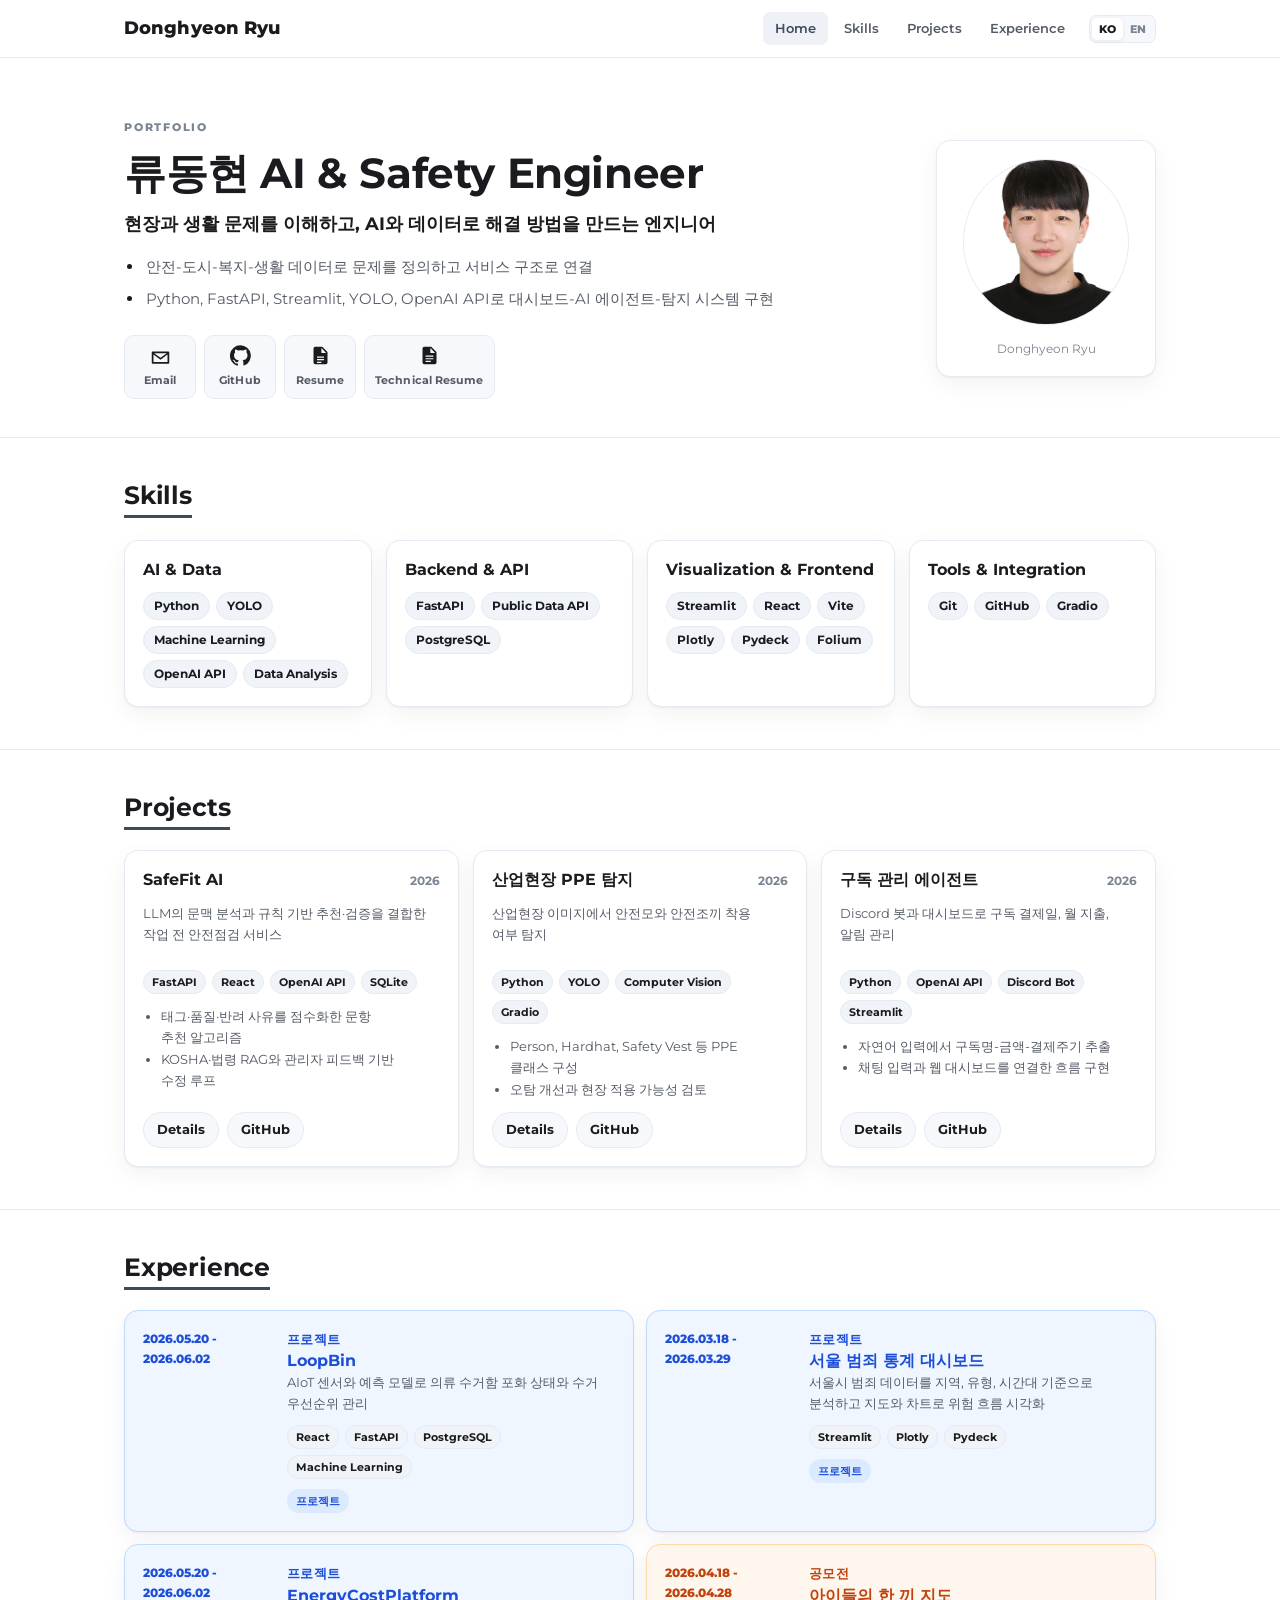
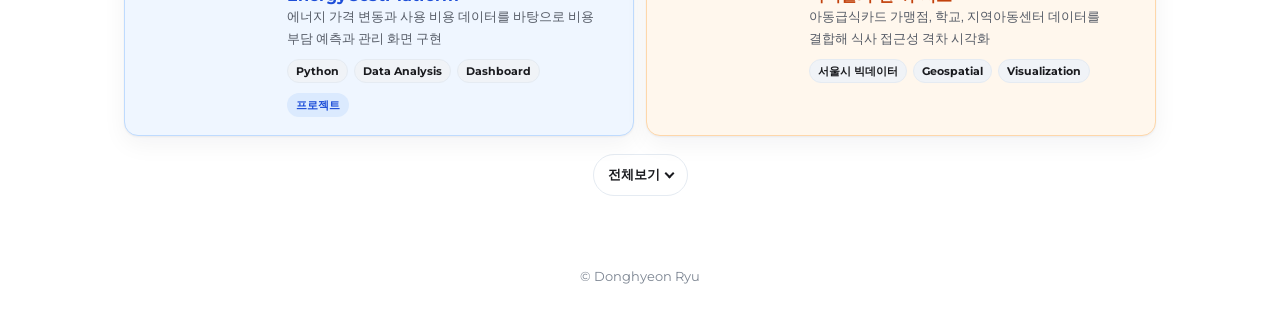
<file: index.html>
<!DOCTYPE html>
<html lang="ko">
<head>
  <meta charset="utf-8">
  <meta name="viewport" content="width=device-width, initial-scale=1">
  <title>Donghyeon Ryu — AI & Safety Engineer</title>
  <meta name="description" content="Personal portfolio.">
  <meta property="og:type" content="website">
  <meta property="og:title" content="Your Name — Portfolio">
  <meta property="og:description" content="Personal portfolio.">
  <link rel="preconnect" href="https://fonts.googleapis.com">
  <link rel="preconnect" href="https://fonts.gstatic.com" crossorigin>
  <link rel="stylesheet" href="https://fonts.googleapis.com/css2?family=Montserrat:wght@400;500;600;700;800&display=swap">
  <link rel="stylesheet" href="./assets/css/style.css?v=20260717b">
</head>
<body>
  <header class="site-header">
    <div class="header-inner">
      <a class="brand" href="#home">Donghyeon Ryu</a>
      <div class="header-controls">
        <nav class="primary-nav" aria-label="Primary navigation">
          <a href="#home">Home</a>
          <a href="#skills">Skills</a>
          <a href="#projects">Projects</a>
          <a href="#experience">Experience</a>
        </nav>
        <div class="language-switch" aria-label="언어 선택">
          <a class="active" href="./index.html" lang="ko" aria-current="page">KO</a>
          <a href="./en/index.html" lang="en">EN</a>
        </div>
      </div>
    </div>
  </header>

  <main id="home">
    <section class="hero">
      <div class="container hero-grid">
        <div class="hero-copy">
          <p class="eyebrow">PORTFOLIO</p>
          <h1>류동현    AI & Safety Engineer</h1>
          <p class="lead">현장과 생활 문제를 이해하고, AI와 데이터로 해결 방법을 만드는 엔지니어</p>
          <ul class="summary-list">
            <li>안전-도시-복지-생활 데이터로 문제를 정의하고 서비스 구조로 연결</li>
            <li>Python, FastAPI, Streamlit, YOLO, OpenAI API로 대시보드-AI 에이전트-탐지 시스템 구현</li>
          </ul>
          <div class="hero-actions" aria-label="Profile links">
            <button class="email-trigger" type="button" aria-label="Email" data-email-open>
              <svg viewBox="0 0 24 24" fill="currentColor" aria-hidden="true">
                <path d="M3 5h18a1 1 0 0 1 1 1v12a1 1 0 0 1-1 1H3a1 1 0 0 1-1-1V6a1 1 0 0 1 1-1zm1.8 2 7.2 5.2L19.2 7H4.8zM4 8.7V17h16V8.7l-8 5.8-8-5.8z"/>
              </svg>
              <span>Email</span>
            </button>
            <a href="https://github.com/RyuGPT1" target="_blank" rel="noopener" aria-label="GitHub">
              <svg viewBox="0 0 24 24" fill="currentColor" aria-hidden="true">
                <path d="M12 .3a12 12 0 0 0-3.8 23.4c.6.1.8-.3.8-.6v-2c-3.3.7-4-1.6-4-1.6-.6-1.4-1.4-1.8-1.4-1.8-1.1-.8.1-.8.1-.8 1.3.1 1.9 1.3 1.9 1.3 1.1 1.9 3 1.4 3.7 1 .1-.8.4-1.4.8-1.7-2.7-.3-5.5-1.4-5.5-6 0-1.3.5-2.4 1.3-3.2-.1-.3-.6-1.5.1-3.2 0 0 1-.3 3.3 1.2a11.5 11.5 0 0 1 6 0c2.3-1.5 3.3-1.2 3.3-1.2.7 1.7.2 2.9.1 3.2.8.8 1.3 1.9 1.3 3.2 0 4.6-2.8 5.6-5.5 5.9.4.4.8 1.1.8 2.2v3.3c0 .3.2.7.8.6A12 12 0 0 0 12 .3"/>
              </svg>
              <span>GitHub</span>
            </a>
            <a href="./resume/index.html" aria-label="Resume">
              <svg viewBox="0 0 24 24" fill="currentColor" aria-hidden="true">
                <path d="M14 2H6a2 2 0 0 0-2 2v16a2 2 0 0 0 2 2h12a2 2 0 0 0 2-2V8l-6-6zm-1 7V3.5L18.5 9H13zM8 13h8v1.5H8zm0 3h8v1.5H8zm0 3h5v1.5H8z"/>
              </svg>
              <span>Resume</span>
            </a>
            <a href="./resume/en/index.html" aria-label="Technical Resume">
              <svg viewBox="0 0 24 24" fill="currentColor" aria-hidden="true">
                <path d="M14 2H6a2 2 0 0 0-2 2v16a2 2 0 0 0 2 2h12a2 2 0 0 0 2-2V8l-6-6zm-1 7V3.5L18.5 9H13zM7.5 12h9v1.4h-9zm0 3h9v1.4h-9zm0 3h6v1.4h-6z"/>
              </svg>
              <span>Technical Resume</span>
            </a>
          </div>
        </div>
        <div class="profile-card" aria-label="Profile image">
          <img class="profile-avatar" src="./assets/img/profile.jpg" alt="Donghyeon Ryu profile photo">
          <p>Donghyeon Ryu</p>
        </div>
      </div>
    </section>

    <section class="block" id="skills">
      <div class="container">
        <h2>Skills</h2>
        <div class="skill-grid">
          <div class="skill-group">
            <h3>AI & Data</h3>
            <div class="chip-row">
              <span>Python</span>
              <span>YOLO</span>
              <span>Machine Learning</span>
              <span>OpenAI API</span>
              <span>Data Analysis</span>
            </div>
          </div>
          <div class="skill-group">
            <h3>Backend & API</h3>
            <div class="chip-row">
              <span>FastAPI</span>
              <span>Public Data API</span>
              <span>PostgreSQL</span>
            </div>
          </div>
          <div class="skill-group">
            <h3>Visualization & Frontend</h3>
            <div class="chip-row">
              <span>Streamlit</span>
              <span>React</span>
              <span>Vite</span>
              <span>Plotly</span>
              <span>Pydeck</span>
              <span>Folium</span>
            </div>
          </div>
          <div class="skill-group">
            <h3>Tools & Integration</h3>
            <div class="chip-row">
              <span>Git</span>
              <span>GitHub</span>
              <span>Gradio</span>
            </div>
          </div>
        </div>
      </div>
    </section>

    <section class="block" id="projects">
      <div class="container">
        <div class="section-head">
          <h2>Projects</h2>
        </div>
        <div class="project-grid">
          <article class="project-card">
            <div class="project-top">
              <h3>SafeFit AI</h3>
              <span class="period">2026</span>
            </div>
            <p>LLM의 문맥 분석과 규칙 기반 추천·검증을 결합한 작업 전 안전점검 서비스</p>
            <div class="chip-row small">
              <span>FastAPI</span>
              <span>React</span>
              <span>OpenAI API</span>
              <span>SQLite</span>
            </div>
            <ul>
              <li>태그·품질·반려 사유를 점수화한 문항 추천 알고리즘</li>
              <li>KOSHA·법령 RAG와 관리자 피드백 기반 수정 루프</li>
            </ul>
            <div class="card-links">
              <a href="./projects/index.html#safefit">Details</a>
              <a href="https://github.com/RyuGPT1/SafeFit_AI" target="_blank" rel="noopener">GitHub</a>
            </div>
          </article>

          <article class="project-card">
            <div class="project-top">
              <h3>산업현장 PPE 탐지</h3>
              <span class="period">2026</span>
            </div>
            <p>산업현장 이미지에서 안전모와 안전조끼 착용 여부 탐지</p>
            <div class="chip-row small">
              <span>Python</span>
              <span>YOLO</span>
              <span>Computer Vision</span>
              <span>Gradio</span>
            </div>
            <ul>
              <li>Person, Hardhat, Safety Vest 등 PPE 클래스 구성</li>
              <li>오탐 개선과 현장 적용 가능성 검토</li>
            </ul>
            <div class="card-links">
              <a href="./projects/index.html#ppe">Details</a>
              <a href="https://github.com/RyuGPT1/minipr1_7" target="_blank" rel="noopener">GitHub</a>
            </div>
          </article>

          <article class="project-card">
            <div class="project-top">
              <h3>구독 관리 에이전트</h3>
              <span class="period">2026</span>
            </div>
            <p>Discord 봇과 대시보드로 구독 결제일, 월 지출, 알림 관리</p>
            <div class="chip-row small">
              <span>Python</span>
              <span>OpenAI API</span>
              <span>Discord Bot</span>
              <span>Streamlit</span>
            </div>
            <ul>
              <li>자연어 입력에서 구독명-금액-결제주기 추출</li>
              <li>채팅 입력과 웹 대시보드를 연결한 흐름 구현</li>
            </ul>
            <div class="card-links">
              <a href="./projects/index.html#subscribe">Details</a>
              <a href="https://github.com/RyuGPT1/subscribe_service_agent" target="_blank" rel="noopener">GitHub</a>
            </div>
          </article>
        </div>
      </div>
    </section>

    <section class="block" id="experience">
      <div class="container">
        <div class="section-head">
          <h2>Experience</h2>
        </div>
        <div class="timeline is-collapsed" data-experience-list>
          <article class="timeline-item project-item">
            <div class="timeline-date">2026.05.20 - 2026.06.02</div>
            <div>
              <p class="timeline-type">프로젝트</p>
              <h3>LoopBin</h3>
              <p>AIoT 센서와 예측 모델로 의류 수거함 포화 상태와 수거 우선순위 관리</p>
              <div class="chip-row small">
                <span>React</span>
                <span>FastAPI</span>
                <span>PostgreSQL</span>
                <span>Machine Learning</span>
              </div>
              <span class="status-pill">프로젝트</span>
            </div>
          </article>
          <article class="timeline-item project-item">
            <div class="timeline-date">2026.03.18 - 2026.03.29</div>
            <div>
              <p class="timeline-type">프로젝트</p>
              <h3>서울 범죄 통계 대시보드</h3>
              <p>서울시 범죄 데이터를 지역, 유형, 시간대 기준으로 분석하고 지도와 차트로 위험 흐름 시각화</p>
              <div class="chip-row small">
                <span>Streamlit</span>
                <span>Plotly</span>
                <span>Pydeck</span>
              </div>
              <span class="status-pill">프로젝트</span>
            </div>
          </article>
          <article class="timeline-item project-item">
            <div class="timeline-date">2026.05.20 - 2026.06.02</div>
            <div>
              <p class="timeline-type">프로젝트</p>
              <h3>EnergyCostPlatform</h3>
              <p>에너지 가격 변동과 사용 비용 데이터를 바탕으로 비용 부담 예측과 관리 화면 구현</p>
              <div class="chip-row small">
                <span>Python</span>
                <span>Data Analysis</span>
                <span>Dashboard</span>
              </div>
              <span class="status-pill">프로젝트</span>
            </div>
          </article>
          <article class="timeline-item contest-item">
            <div class="timeline-date">2026.04.18 - 2026.04.28</div>
            <div>
              <p class="timeline-type">공모전</p>
              <h3>아이들의 한 끼 지도</h3>
              <p>아동급식카드 가맹점, 학교, 지역아동센터 데이터를 결합해 식사 접근성 격차 시각화</p>
              <div class="chip-row small">
                <span>서울시 빅데이터</span>
                <span>Geospatial</span>
                <span>Visualization</span>
              </div>
              <span class="status-pill">Submitted</span>
            </div>
          </article>
          <article class="timeline-item contest-item">
            <div class="timeline-date">2026.04.21 - 2026.05.03</div>
            <div>
              <p class="timeline-type">공모전</p>
              <h3>숨은 청소년 찾기, 레이더+</h3>
              <p>청소년 고립 위험 신호를 공공 AI 데이터로 포착하고 선제 발굴과 지원 연결 흐름 설계</p>
              <div class="chip-row small">
                <span>Youth Welfare</span>
                <span>Risk Signal</span>
                <span>AI Matching</span>
              </div>
              <span class="status-pill">Submitted</span>
            </div>
          </article>
          <article class="timeline-item contest-item">
            <div class="timeline-date">2026.04.21 - 2026.05.03</div>
            <div>
              <p class="timeline-type">공모전</p>
              <h3>SafeRoad</h3>
              <p>범죄, 불안, 보행 환경 데이터를 활용해 최단거리보다 안심할 수 있는 이동 경로 추천</p>
              <div class="chip-row small">
                <span>Safety</span>
                <span>Route</span>
                <span>Public Data</span>
              </div>
              <span class="status-pill">Submitted</span>
            </div>
          </article>
          <article class="timeline-item contest-item">
            <div class="timeline-date">2026.04.28 - 2026.05.10</div>
            <div>
              <p class="timeline-type">공모전</p>
              <h3>퇴사 전 생존지수</h3>
              <p>고용과 지역 데이터를 기반으로 이직 위험 신호 분석, 지역별 노동 환경 리포트 구성</p>
              <div class="chip-row small">
                <span>Labor Data</span>
                <span>AI Report</span>
                <span>Risk Index</span>
              </div>
              <span class="status-pill">Submitted</span>
            </div>
          </article>
          <article class="timeline-item contest-item">
            <div class="timeline-date">2026.05.14 - 2026.05.27</div>
            <div>
              <p class="timeline-type">공모전</p>
              <h3>Reconnect</h3>
              <p>고립 청년의 상태를 점검하고 회복 단계에 맞는 공공 지원과 상담 자원 연결</p>
              <div class="chip-row small">
                <span>Welfare</span>
                <span>Recovery Route</span>
                <span>Service Flow</span>
              </div>
              <span class="status-pill">Submitted</span>
            </div>
          </article>
          <article class="timeline-item contest-item">
            <div class="timeline-date">2026.05.15 - 2026.05.27</div>
            <div>
              <p class="timeline-type">공모전</p>
              <h3>AI Hospital</h3>
              <p>야간 소아 진료 공백을 지역별로 탐지하고 대체 진료 가능 경로 안내</p>
              <div class="chip-row small">
                <span>Healthcare</span>
                <span>Gap Analysis</span>
                <span>Route Guide</span>
              </div>
              <span class="status-pill">Submitted</span>
            </div>
          </article>
          <article class="timeline-item contest-item">
            <div class="timeline-date">2026.05.16 - 2026.05.28</div>
            <div>
              <p class="timeline-type">공모전</p>
              <h3>새벽 응급 이동 가이드</h3>
              <p>국토교통 데이터를 활용해 심야와 새벽 시간대 응급 이동 수단과 경로 선택 지원</p>
              <div class="chip-row small">
                <span>Mobility</span>
                <span>Emergency</span>
                <span>Transport Data</span>
              </div>
              <span class="status-pill">Submitted</span>
            </div>
          </article>
          <article class="timeline-item contest-item">
            <div class="timeline-date">2026.05.17 - 2026.05.28</div>
            <div>
              <p class="timeline-type">공모전</p>
              <h3>안심 바우처+</h3>
              <p>식의약 공공데이터를 활용해 바우처 사용처의 식품 안전, 가격, 영양 정보 연결</p>
              <div class="chip-row small">
                <span>Food Safety</span>
                <span>Voucher</span>
                <span>Public Data</span>
              </div>
              <span class="status-pill">Submitted</span>
            </div>
          </article>
          <article class="timeline-item contest-item">
            <div class="timeline-date">2026.05.28 - 2026.06.07</div>
            <div>
              <p class="timeline-type">공모전</p>
              <h3>인천 공공데이터 AI 서비스</h3>
              <p>인천 지역 공공데이터를 활용해 생활 문제를 정의하고 AI 기반 조회, 추천 구조 정리</p>
              <div class="chip-row small">
                <span>Incheon Data</span>
                <span>AI Service</span>
                <span>Public Data</span>
              </div>
              <span class="status-pill">Submitted</span>
            </div>
          </article>
          <article class="timeline-item contest-item">
            <div class="timeline-date">2026.05.30 - 2026.06.08</div>
            <div>
              <p class="timeline-type">공모전</p>
              <h3>문득, 문화</h3>
              <p>문화 공공데이터를 활용해 사용자 상황과 취향에 맞는 문화 활동 추천 흐름 설계</p>
              <div class="chip-row small">
                <span>Culture Data</span>
                <span>Recommendation</span>
                <span>Mission Flow</span>
              </div>
              <span class="status-pill">Submitted</span>
            </div>
          </article>
        </div>
        <button class="experience-toggle" type="button" data-experience-toggle data-collapsed-label="전체보기" data-expanded-label="접기" aria-expanded="false">
          <span>전체보기</span>
          <span class="toggle-arrow" aria-hidden="true"></span>
        </button>
      </div>
    </section>

  </main>

  <div class="email-modal" data-email-modal aria-hidden="true">
    <div class="email-backdrop" data-email-close></div>
    <section class="email-dialog" role="dialog" aria-modal="true" aria-labelledby="email-title">
      <button class="email-close" type="button" aria-label="Close email popup" data-email-close>×</button>
      <p class="eyebrow">CONTACT</p>
      <h2 id="email-title">Email</h2>
      <div class="email-options">
        <div class="email-option">
          <div>
            <span class="email-service">Naver</span>
            <strong>dongh305@naver.com</strong>
          </div>
          <button type="button" data-copy-email="dongh305@naver.com">Copy</button>
        </div>
        <div class="email-option">
          <div>
            <span class="email-service">Gmail</span>
            <strong>dongh305@gmail.com</strong>
          </div>
          <button type="button" data-copy-email="dongh305@gmail.com">Copy</button>
        </div>
      </div>
      <p class="copy-status" data-copy-status aria-live="polite"></p>
    </section>
  </div>

  <footer class="site-footer">
    <div class="container">© <span id=""></span> Donghyeon Ryu</div>
  </footer>

  <script src="./assets/js/main.js?v=20260717b"></script>
</body>
</html>
</file>
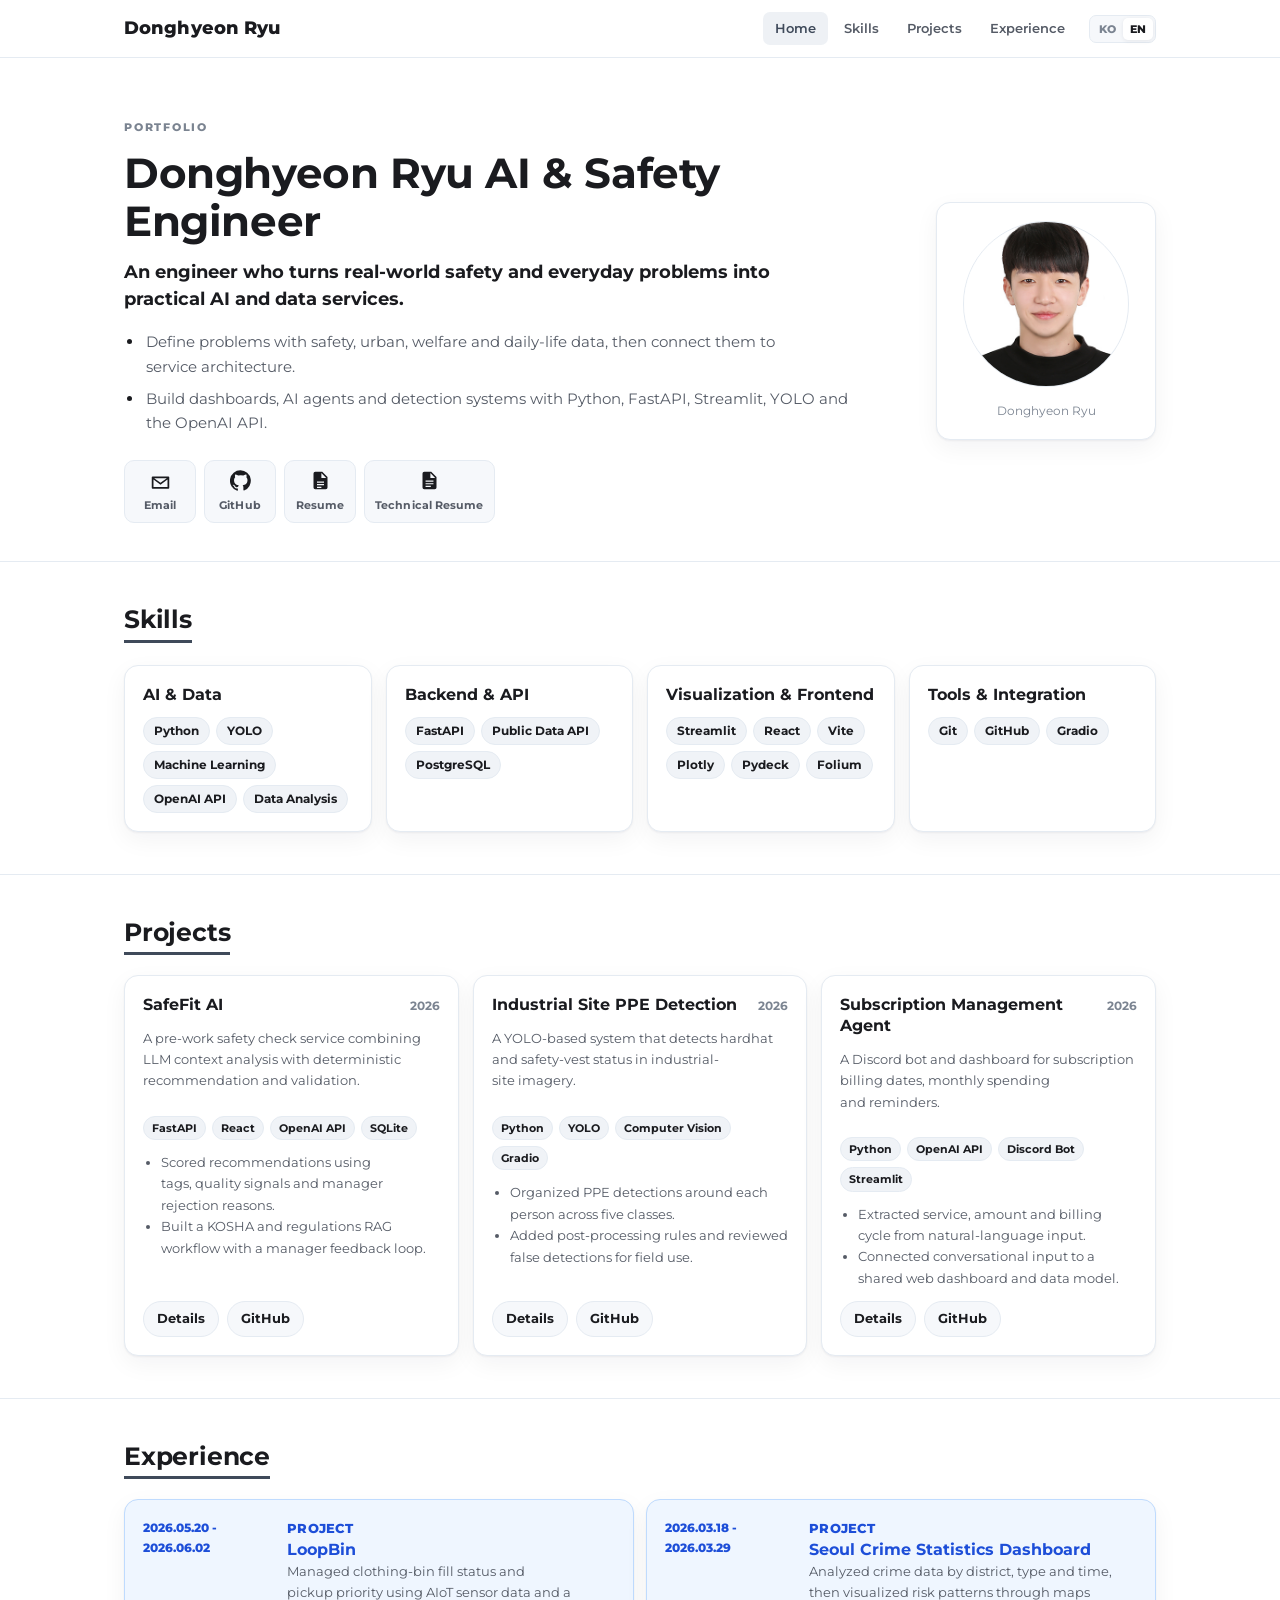
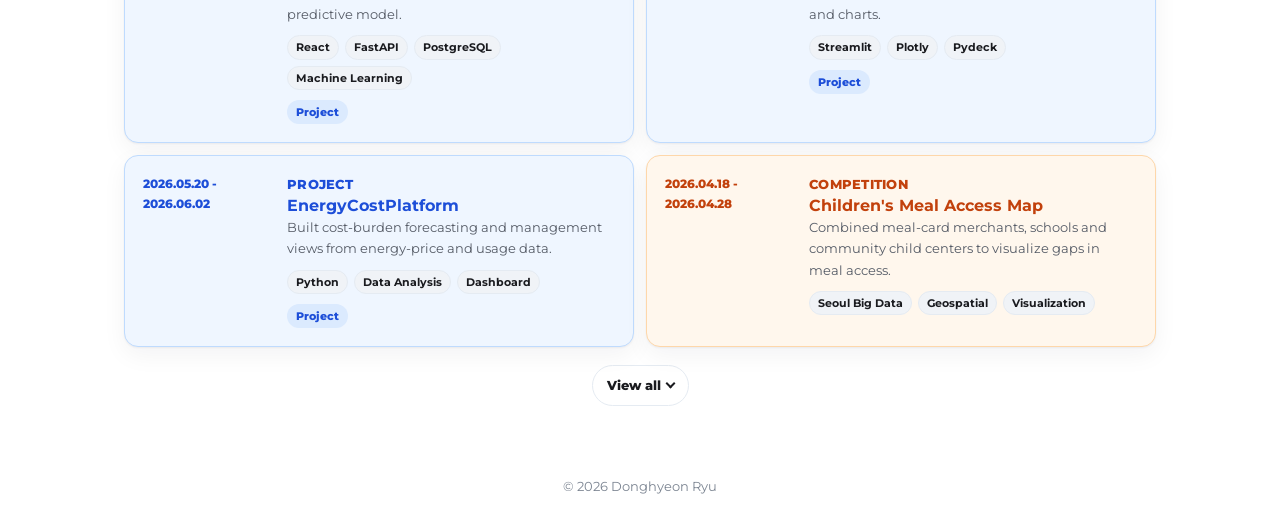
<file: en/index.html>
<!DOCTYPE html>
<html lang="en">
<head>
  <meta charset="utf-8">
  <meta name="viewport" content="width=device-width, initial-scale=1">
  <title>Donghyeon Ryu - AI &amp; Safety Engineer</title>
  <meta name="description" content="Donghyeon Ryu's portfolio in AI, data, safety and service development.">
  <meta property="og:type" content="website">
  <meta property="og:title" content="Donghyeon Ryu - Portfolio">
  <meta property="og:description" content="AI, data, safety and service development portfolio.">
  <link rel="preconnect" href="https://fonts.googleapis.com">
  <link rel="preconnect" href="https://fonts.gstatic.com" crossorigin>
  <link rel="stylesheet" href="https://fonts.googleapis.com/css2?family=Montserrat:wght@400;500;600;700;800&amp;display=swap">
  <link rel="stylesheet" href="../assets/css/style.css?v=20260717b">
</head>
<body>
  <header class="site-header">
    <div class="header-inner">
      <a class="brand" href="#home">Donghyeon Ryu</a>
      <div class="header-controls">
        <nav class="primary-nav" aria-label="Primary navigation">
          <a href="#home">Home</a>
          <a href="#skills">Skills</a>
          <a href="#projects">Projects</a>
          <a href="#experience">Experience</a>
        </nav>
        <div class="language-switch" aria-label="Language selection">
          <a href="../index.html" lang="ko">KO</a>
          <a class="active" href="./index.html" lang="en" aria-current="page">EN</a>
        </div>
      </div>
    </div>
  </header>

  <main id="home">
    <section class="hero">
      <div class="container hero-grid">
        <div class="hero-copy">
          <p class="eyebrow">PORTFOLIO</p>
          <h1>Donghyeon Ryu    AI &amp; Safety Engineer</h1>
          <p class="lead">An engineer who turns real-world safety and everyday problems into practical AI and data services.</p>
          <ul class="summary-list">
            <li>Define problems with safety, urban, welfare and daily-life data, then connect them to service architecture.</li>
            <li>Build dashboards, AI agents and detection systems with Python, FastAPI, Streamlit, YOLO and the OpenAI API.</li>
          </ul>
          <div class="hero-actions" aria-label="Profile links">
            <button class="email-trigger" type="button" aria-label="Email" data-email-open>
              <svg viewBox="0 0 24 24" fill="currentColor" aria-hidden="true"><path d="M3 5h18a1 1 0 0 1 1 1v12a1 1 0 0 1-1 1H3a1 1 0 0 1-1-1V6a1 1 0 0 1 1-1zm1.8 2 7.2 5.2L19.2 7H4.8zM4 8.7V17h16V8.7l-8 5.8-8-5.8z"/></svg>
              <span>Email</span>
            </button>
            <a href="https://github.com/RyuGPT1" target="_blank" rel="noopener" aria-label="GitHub">
              <svg viewBox="0 0 24 24" fill="currentColor" aria-hidden="true"><path d="M12 .3a12 12 0 0 0-3.8 23.4c.6.1.8-.3.8-.6v-2c-3.3.7-4-1.6-4-1.6-.6-1.4-1.4-1.8-1.4-1.8-1.1-.8.1-.8.1-.8 1.3.1 1.9 1.3 1.9 1.3 1.1 1.9 3 1.4 3.7 1 .1-.8.4-1.4.8-1.7-2.7-.3-5.5-1.4-5.5-6 0-1.3.5-2.4 1.3-3.2-.1-.3-.6-1.5.1-3.2 0 0 1-.3 3.3 1.2a11.5 11.5 0 0 1 6 0c2.3-1.5 3.3-1.2 3.3-1.2.7 1.7.2 2.9.1 3.2.8.8 1.3 1.9 1.3 3.2 0 4.6-2.8 5.6-5.5 5.9.4.4.8 1.1.8 2.2v3.3c0 .3.2.7.8.6A12 12 0 0 0 12 .3"/></svg>
              <span>GitHub</span>
            </a>
            <a href="../resume/index.html" aria-label="Resume">
              <svg viewBox="0 0 24 24" fill="currentColor" aria-hidden="true"><path d="M14 2H6a2 2 0 0 0-2 2v16a2 2 0 0 0 2 2h12a2 2 0 0 0 2-2V8l-6-6zm-1 7V3.5L18.5 9H13zM8 13h8v1.5H8zm0 3h8v1.5H8zm0 3h5v1.5H8z"/></svg>
              <span>Resume</span>
            </a>
            <a href="../resume/en/index.html" aria-label="Technical Resume">
              <svg viewBox="0 0 24 24" fill="currentColor" aria-hidden="true"><path d="M14 2H6a2 2 0 0 0-2 2v16a2 2 0 0 0 2 2h12a2 2 0 0 0 2-2V8l-6-6zm-1 7V3.5L18.5 9H13zM7.5 12h9v1.4h-9zm0 3h9v1.4h-9zm0 3h6v1.4h-6z"/></svg>
              <span>Technical Resume</span>
            </a>
          </div>
        </div>
        <div class="profile-card" aria-label="Profile image">
          <img class="profile-avatar" src="../assets/img/profile.jpg" alt="Portrait of Donghyeon Ryu">
          <p>Donghyeon Ryu</p>
        </div>
      </div>
    </section>

    <section class="block" id="skills">
      <div class="container">
        <h2>Skills</h2>
        <div class="skill-grid">
          <div class="skill-group"><h3>AI &amp; Data</h3><div class="chip-row"><span>Python</span><span>YOLO</span><span>Machine Learning</span><span>OpenAI API</span><span>Data Analysis</span></div></div>
          <div class="skill-group"><h3>Backend &amp; API</h3><div class="chip-row"><span>FastAPI</span><span>Public Data API</span><span>PostgreSQL</span></div></div>
          <div class="skill-group"><h3>Visualization &amp; Frontend</h3><div class="chip-row"><span>Streamlit</span><span>React</span><span>Vite</span><span>Plotly</span><span>Pydeck</span><span>Folium</span></div></div>
          <div class="skill-group"><h3>Tools &amp; Integration</h3><div class="chip-row"><span>Git</span><span>GitHub</span><span>Gradio</span></div></div>
        </div>
      </div>
    </section>

    <section class="block" id="projects">
      <div class="container">
        <div class="section-head"><h2>Projects</h2></div>
        <div class="project-grid">
          <article class="project-card">
            <div class="project-top"><h3>SafeFit AI</h3><span class="period">2026</span></div>
            <p>A pre-work safety check service combining LLM context analysis with deterministic recommendation and validation.</p>
            <div class="chip-row small"><span>FastAPI</span><span>React</span><span>OpenAI API</span><span>SQLite</span></div>
            <ul><li>Scored recommendations using tags, quality signals and manager rejection reasons.</li><li>Built a KOSHA and regulations RAG workflow with a manager feedback loop.</li></ul>
            <div class="card-links"><a href="./projects/index.html#safefit">Details</a><a href="https://github.com/RyuGPT1/SafeFit_AI" target="_blank" rel="noopener">GitHub</a></div>
          </article>

          <article class="project-card">
            <div class="project-top"><h3>Industrial Site PPE Detection</h3><span class="period">2026</span></div>
            <p>A YOLO-based system that detects hardhat and safety-vest status in industrial-site imagery.</p>
            <div class="chip-row small"><span>Python</span><span>YOLO</span><span>Computer Vision</span><span>Gradio</span></div>
            <ul><li>Organized PPE detections around each person across five classes.</li><li>Added post-processing rules and reviewed false detections for field use.</li></ul>
            <div class="card-links"><a href="./projects/index.html#ppe">Details</a><a href="https://github.com/RyuGPT1/minipr1_7" target="_blank" rel="noopener">GitHub</a></div>
          </article>

          <article class="project-card">
            <div class="project-top"><h3>Subscription Management Agent</h3><span class="period">2026</span></div>
            <p>A Discord bot and dashboard for subscription billing dates, monthly spending and reminders.</p>
            <div class="chip-row small"><span>Python</span><span>OpenAI API</span><span>Discord Bot</span><span>Streamlit</span></div>
            <ul><li>Extracted service, amount and billing cycle from natural-language input.</li><li>Connected conversational input to a shared web dashboard and data model.</li></ul>
            <div class="card-links"><a href="./projects/index.html#subscribe">Details</a><a href="https://github.com/RyuGPT1/subscribe_service_agent" target="_blank" rel="noopener">GitHub</a></div>
          </article>
        </div>
      </div>
    </section>

    <section class="block" id="experience">
      <div class="container">
        <div class="section-head"><h2>Experience</h2></div>
        <div class="timeline is-collapsed" data-experience-list>
          <article class="timeline-item project-item">
            <div class="timeline-date">2026.05.20 - 2026.06.02</div>
            <div><p class="timeline-type">PROJECT</p><h3>LoopBin</h3><p>Managed clothing-bin fill status and pickup priority using AIoT sensor data and a predictive model.</p><div class="chip-row small"><span>React</span><span>FastAPI</span><span>PostgreSQL</span><span>Machine Learning</span></div><span class="status-pill">Project</span></div>
          </article>
          <article class="timeline-item project-item">
            <div class="timeline-date">2026.03.18 - 2026.03.29</div>
            <div><p class="timeline-type">PROJECT</p><h3>Seoul Crime Statistics Dashboard</h3><p>Analyzed crime data by district, type and time, then visualized risk patterns through maps and charts.</p><div class="chip-row small"><span>Streamlit</span><span>Plotly</span><span>Pydeck</span></div><span class="status-pill">Project</span></div>
          </article>
          <article class="timeline-item project-item">
            <div class="timeline-date">2026.05.20 - 2026.06.02</div>
            <div><p class="timeline-type">PROJECT</p><h3>EnergyCostPlatform</h3><p>Built cost-burden forecasting and management views from energy-price and usage data.</p><div class="chip-row small"><span>Python</span><span>Data Analysis</span><span>Dashboard</span></div><span class="status-pill">Project</span></div>
          </article>
          <article class="timeline-item contest-item">
            <div class="timeline-date">2026.04.18 - 2026.04.28</div>
            <div><p class="timeline-type">COMPETITION</p><h3>Children's Meal Access Map</h3><p>Combined meal-card merchants, schools and community child centers to visualize gaps in meal access.</p><div class="chip-row small"><span>Seoul Big Data</span><span>Geospatial</span><span>Visualization</span></div><span class="status-pill">Submitted</span></div>
          </article>
          <article class="timeline-item contest-item">
            <div class="timeline-date">2026.04.21 - 2026.05.03</div>
            <div><p class="timeline-type">COMPETITION</p><h3>Radar+: Finding Isolated Youth</h3><p>Used public AI data to identify isolation risk signals and design early discovery and support flows.</p><div class="chip-row small"><span>Youth Welfare</span><span>Risk Signal</span><span>AI Matching</span></div><span class="status-pill">Submitted</span></div>
          </article>
          <article class="timeline-item contest-item">
            <div class="timeline-date">2026.04.21 - 2026.05.03</div>
            <div><p class="timeline-type">COMPETITION</p><h3>SafeRoad</h3><p>Scored nighttime pedestrian routes with pedestrian-activity and safety data, prioritizing active streets over the shortest path.</p><div class="chip-row small"><span>Safety</span><span>Route Scoring</span><span>Public Data API</span></div><span class="status-pill">Submitted</span></div>
          </article>
          <article class="timeline-item contest-item">
            <div class="timeline-date">2026.04.28 - 2026.05.10</div>
            <div><p class="timeline-type">COMPETITION</p><h3>Career Transition Survival Index</h3><p>Analyzed employment and regional data to identify job-change risk signals and compare local labor conditions.</p><div class="chip-row small"><span>Labor Data</span><span>AI Report</span><span>Risk Index</span></div><span class="status-pill">Submitted</span></div>
          </article>
          <article class="timeline-item contest-item">
            <div class="timeline-date">2026.05.14 - 2026.05.27</div>
            <div><p class="timeline-type">COMPETITION</p><h3>Reconnect</h3><p>Assessed the needs of socially isolated young adults and connected them with stage-appropriate public support.</p><div class="chip-row small"><span>Welfare</span><span>Recovery Route</span><span>Service Flow</span></div><span class="status-pill">Submitted</span></div>
          </article>
          <article class="timeline-item contest-item">
            <div class="timeline-date">2026.05.15 - 2026.05.27</div>
            <div><p class="timeline-type">COMPETITION</p><h3>AI Hospital</h3><p>Detected regional gaps in overnight pediatric care and guided users to available alternatives.</p><div class="chip-row small"><span>Healthcare</span><span>Gap Analysis</span><span>Route Guide</span></div><span class="status-pill">Submitted</span></div>
          </article>
          <article class="timeline-item contest-item">
            <div class="timeline-date">2026.05.16 - 2026.05.28</div>
            <div><p class="timeline-type">COMPETITION</p><h3>Overnight Emergency Mobility Guide</h3><p>Used transport data to support emergency travel-mode and route decisions during late-night hours.</p><div class="chip-row small"><span>Mobility</span><span>Emergency</span><span>Transport Data</span></div><span class="status-pill">Submitted</span></div>
          </article>
          <article class="timeline-item contest-item">
            <div class="timeline-date">2026.05.17 - 2026.05.28</div>
            <div><p class="timeline-type">COMPETITION</p><h3>Safe Voucher+</h3><p>Connected voucher merchants with food safety, pricing and nutrition data from public sources.</p><div class="chip-row small"><span>Food Safety</span><span>Voucher</span><span>Public Data</span></div><span class="status-pill">Submitted</span></div>
          </article>
          <article class="timeline-item contest-item">
            <div class="timeline-date">2026.05.28 - 2026.06.07</div>
            <div><p class="timeline-type">COMPETITION</p><h3>Incheon Public Data AI Service</h3><p>Defined a local living problem using Incheon public data and designed AI search and recommendation flows.</p><div class="chip-row small"><span>Incheon Data</span><span>AI Service</span><span>Public Data</span></div><span class="status-pill">Submitted</span></div>
          </article>
          <article class="timeline-item contest-item">
            <div class="timeline-date">2026.05.30 - 2026.06.08</div>
            <div><p class="timeline-type">COMPETITION</p><h3>Culture, Unexpected</h3><p>Designed a cultural-activity recommendation flow based on user context and preferences.</p><div class="chip-row small"><span>Culture Data</span><span>Recommendation</span><span>Mission Flow</span></div><span class="status-pill">Submitted</span></div>
          </article>
        </div>
        <button class="experience-toggle" type="button" data-experience-toggle data-collapsed-label="View all" data-expanded-label="Collapse" aria-expanded="false"><span>View all</span><span class="toggle-arrow" aria-hidden="true"></span></button>
      </div>
    </section>
  </main>

  <div class="email-modal" data-email-modal aria-hidden="true">
    <div class="email-backdrop" data-email-close></div>
    <section class="email-dialog" role="dialog" aria-modal="true" aria-labelledby="email-title-en">
      <button class="email-close" type="button" aria-label="Close email popup" data-email-close>&times;</button>
      <p class="eyebrow">CONTACT</p>
      <h2 id="email-title-en">Email</h2>
      <div class="email-options">
        <div class="email-option"><div><span class="email-service">Naver</span><strong>dongh305@naver.com</strong></div><button type="button" data-copy-email="dongh305@naver.com">Copy</button></div>
        <div class="email-option"><div><span class="email-service">Gmail</span><strong>dongh305@gmail.com</strong></div><button type="button" data-copy-email="dongh305@gmail.com">Copy</button></div>
      </div>
      <p class="copy-status" data-copy-status aria-live="polite"></p>
    </section>
  </div>

  <footer class="site-footer"><div class="container">&copy; <span id="year"></span> Donghyeon Ryu</div></footer>
  <script src="../assets/js/main.js?v=20260717b"></script>
</body>
</html>
</file>
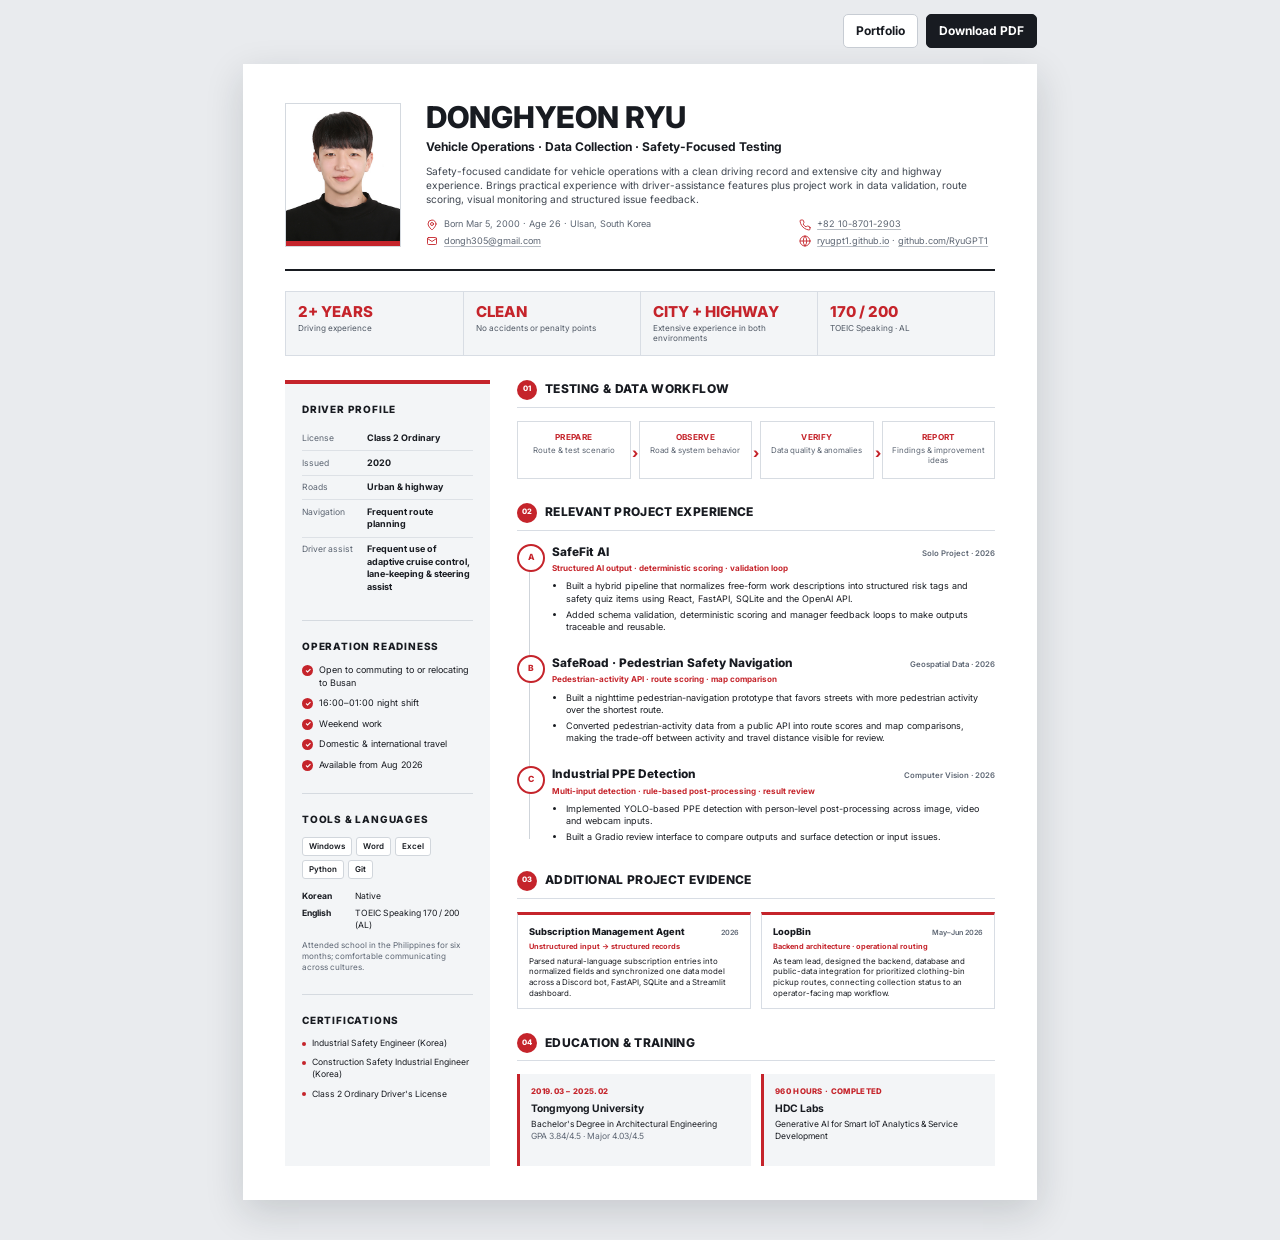
<file: resume/en/index.html>
<!doctype html>
<html lang="en">
<head>
  <meta charset="utf-8">
  <meta name="viewport" content="width=device-width, initial-scale=1">
  <title>Vehicle Resume - Donghyeon Ryu</title>
  <meta name="description" content="English resume for Donghyeon Ryu.">
  <link rel="preconnect" href="https://fonts.googleapis.com">
  <link rel="preconnect" href="https://fonts.gstatic.com" crossorigin>
  <link rel="stylesheet" href="https://fonts.googleapis.com/css2?family=Inter:wght@400;500;600;700;800&display=swap">
  <link rel="stylesheet" href="./style.css">
</head>
<body>
  <div class="resume-toolbar">
    <a href="../../en/index.html">Portfolio</a>
    <a class="download-button" href="./Donghyeon_Ryu_Resume_EN.pdf" download="Donghyeon_Ryu_Resume_EN.pdf">Download PDF</a>
  </div>

  <main class="resume-sheet" aria-label="English resume">
    <header class="profile-header">
      <figure class="profile-photo">
        <img src="../../assets/img/profile.jpg" alt="Portrait of Donghyeon Ryu">
      </figure>

      <div class="identity">
        <h1>DONGHYEON RYU</h1>
        <p class="role">Vehicle Operations · Data Collection · Safety-Focused Testing</p>
        <p class="intro">Safety-focused candidate for vehicle operations with a clean driving record and extensive city and highway experience. Brings practical experience with driver-assistance features plus project work in data validation, route scoring, visual monitoring and structured issue feedback.</p>

        <div class="contact-grid" aria-label="Contact information">
          <div class="contact-item">
            <svg viewBox="0 0 24 24" aria-hidden="true"><path d="M20 10c0 5-8 12-8 12S4 15 4 10a8 8 0 1 1 16 0Z"></path><circle cx="12" cy="10" r="3"></circle></svg>
            <span>Born Mar 5, 2000 · Age 26 · Ulsan, South Korea</span>
          </div>
          <div class="contact-item">
            <svg viewBox="0 0 24 24" aria-hidden="true"><path d="M22 16.92v3a2 2 0 0 1-2.18 2 19.8 19.8 0 0 1-8.63-3.07 19.5 19.5 0 0 1-6-6A19.8 19.8 0 0 1 2.12 4.18 2 2 0 0 1 4.11 2h3a2 2 0 0 1 2 1.72c.13.96.36 1.9.69 2.8a2 2 0 0 1-.45 2.11L8.09 9.91a16 16 0 0 0 6 6l1.27-1.27a2 2 0 0 1 2.11-.45c.91.33 1.85.56 2.81.69A2 2 0 0 1 22 16.92Z"></path></svg>
            <a href="tel:+821087012903">+82 10-8701-2903</a>
          </div>
          <div class="contact-item">
            <svg viewBox="0 0 24 24" aria-hidden="true"><rect x="3" y="5" width="18" height="14" rx="2"></rect><path d="m3 7 9 6 9-6"></path></svg>
            <a href="mailto:dongh305@gmail.com">dongh305@gmail.com</a>
          </div>
          <div class="contact-item">
            <svg viewBox="0 0 24 24" aria-hidden="true"><circle cx="12" cy="12" r="10"></circle><path d="M2 12h20M12 2a15 15 0 0 1 0 20M12 2a15 15 0 0 0 0 20"></path></svg>
            <span><a href="https://ryugpt1.github.io">ryugpt1.github.io</a> · <a href="https://github.com/RyuGPT1">github.com/RyuGPT1</a></span>
          </div>
        </div>
      </div>
    </header>

    <section class="proof-strip" aria-label="Key qualifications">
      <div class="proof-item">
        <strong>2+ YEARS</strong>
        <span>Driving experience</span>
      </div>
      <div class="proof-item">
        <strong>CLEAN</strong>
        <span>No accidents or penalty points</span>
      </div>
      <div class="proof-item">
        <strong>CITY + HIGHWAY</strong>
        <span>Extensive experience in both environments</span>
      </div>
      <div class="proof-item">
        <strong>170 / 200</strong>
        <span>TOEIC Speaking · AL</span>
      </div>
    </section>

    <div class="resume-body">
      <aside class="resume-sidebar">
        <section class="sidebar-section">
          <h2>DRIVER PROFILE</h2>
          <dl class="fact-list">
            <div><dt>License</dt><dd>Class 2 Ordinary</dd></div>
            <div><dt>Issued</dt><dd>2020</dd></div>
            <div><dt>Roads</dt><dd>Urban &amp; highway</dd></div>
            <div><dt>Navigation</dt><dd>Frequent route planning</dd></div>
            <div><dt>Driver assist</dt><dd>Frequent use of adaptive cruise control, lane-keeping &amp; steering assist</dd></div>
          </dl>
        </section>

        <section class="sidebar-section">
          <h2>OPERATION READINESS</h2>
          <ul class="check-list">
            <li>Open to commuting to or relocating to Busan</li>
            <li>16:00–01:00 night shift</li>
            <li>Weekend work</li>
            <li>Domestic &amp; international travel</li>
            <li>Available from Aug 2026</li>
          </ul>
        </section>

        <section class="sidebar-section">
          <h2>TOOLS &amp; LANGUAGES</h2>
          <div class="tag-list">
            <span>Windows</span><span>Word</span><span>Excel</span><span>Python</span><span>Git</span>
          </div>
          <p class="language-line"><strong>Korean</strong> Native</p>
          <p class="language-line"><strong>English</strong> TOEIC Speaking 170 / 200 (AL)</p>
          <p class="language-note">Attended school in the Philippines for six months; comfortable communicating across cultures.</p>
        </section>

        <section class="sidebar-section certifications">
          <h2>CERTIFICATIONS</h2>
          <ul>
            <li>Industrial Safety Engineer (Korea)</li>
            <li>Construction Safety Industrial Engineer (Korea)</li>
            <li>Class 2 Ordinary Driver's License</li>
          </ul>
        </section>
      </aside>

      <div class="resume-main">
        <section class="main-section workflow-section">
          <div class="section-heading">
            <span>01</span>
            <h2>TESTING &amp; DATA WORKFLOW</h2>
          </div>
          <div class="workflow" aria-label="Prepare, observe, verify and report workflow">
            <div><b>PREPARE</b><span>Route &amp; test scenario</span></div>
            <div><b>OBSERVE</b><span>Road &amp; system behavior</span></div>
            <div><b>VERIFY</b><span>Data quality &amp; anomalies</span></div>
            <div><b>REPORT</b><span>Findings &amp; improvement ideas</span></div>
          </div>
        </section>

        <section class="main-section projects-section">
          <div class="section-heading">
            <span>02</span>
            <h2>RELEVANT PROJECT EXPERIENCE</h2>
          </div>

          <div class="project-timeline">
            <article class="project-entry">
              <div class="project-marker">A</div>
              <div class="project-content">
                <header>
                  <h3>SafeFit AI</h3>
                  <span>Solo Project · 2026</span>
                </header>
                <p class="project-focus">Structured AI output · deterministic scoring · validation loop</p>
                <ul>
                  <li>Built a hybrid pipeline that normalizes free-form work descriptions into structured risk tags and safety quiz items using React, FastAPI, SQLite and the OpenAI API.</li>
                  <li>Added schema validation, deterministic scoring and manager feedback loops to make outputs traceable and reusable.</li>
                </ul>
              </div>
            </article>

            <article class="project-entry">
              <div class="project-marker">B</div>
              <div class="project-content">
                <header>
                  <h3>SafeRoad · Pedestrian Safety Navigation</h3>
                  <span>Geospatial Data · 2026</span>
                </header>
                <p class="project-focus">Pedestrian-activity API · route scoring · map comparison</p>
                <ul>
                  <li>Built a nighttime pedestrian-navigation prototype that favors streets with more pedestrian activity over the shortest route.</li>
                  <li>Converted pedestrian-activity data from a public API into route scores and map comparisons, making the trade-off between activity and travel distance visible for review.</li>
                </ul>
              </div>
            </article>

            <article class="project-entry">
              <div class="project-marker">C</div>
              <div class="project-content">
                <header>
                  <h3>Industrial PPE Detection</h3>
                  <span>Computer Vision · 2026</span>
                </header>
                <p class="project-focus">Multi-input detection · rule-based post-processing · result review</p>
                <ul>
                  <li>Implemented YOLO-based PPE detection with person-level post-processing across image, video and webcam inputs.</li>
                  <li>Built a Gradio review interface to compare outputs and surface detection or input issues.</li>
                </ul>
              </div>
            </article>
          </div>
        </section>

        <section class="main-section evidence-section">
          <div class="section-heading">
            <span>03</span>
            <h2>ADDITIONAL PROJECT EVIDENCE</h2>
          </div>
          <div class="evidence-grid">
            <article>
              <div class="evidence-head">
                <h3>Subscription Management Agent</h3>
                <span>2026</span>
              </div>
              <p class="evidence-focus">Unstructured input → structured records</p>
              <p>Parsed natural-language subscription entries into normalized fields and synchronized one data model across a Discord bot, FastAPI, SQLite and a Streamlit dashboard.</p>
            </article>
            <article>
              <div class="evidence-head">
                <h3>LoopBin</h3>
                <span>May–Jun 2026</span>
              </div>
              <p class="evidence-focus">Backend architecture · operational routing</p>
              <p>As team lead, designed the backend, database and public-data integration for prioritized clothing-bin pickup routes, connecting collection status to an operator-facing map workflow.</p>
            </article>
          </div>
        </section>

        <section class="main-section education-section">
          <div class="section-heading">
            <span>04</span>
            <h2>EDUCATION &amp; TRAINING</h2>
          </div>
          <div class="education-grid">
            <article>
              <p class="education-date">2019.03 – 2025.02</p>
              <h3>Tongmyong University</h3>
              <p>Bachelor's Degree in Architectural Engineering</p>
              <p class="education-detail">GPA 3.84/4.5 · Major 4.03/4.5</p>
            </article>
            <article>
              <p class="education-date">960 HOURS · COMPLETED</p>
              <h3>HDC Labs</h3>
              <p>Generative AI for Smart IoT Analytics &amp; Service Development</p>
            </article>
          </div>
        </section>
      </div>
    </div>
  </main>

  <script src="../../assets/js/main.js"></script>
</body>
</html>
</file>
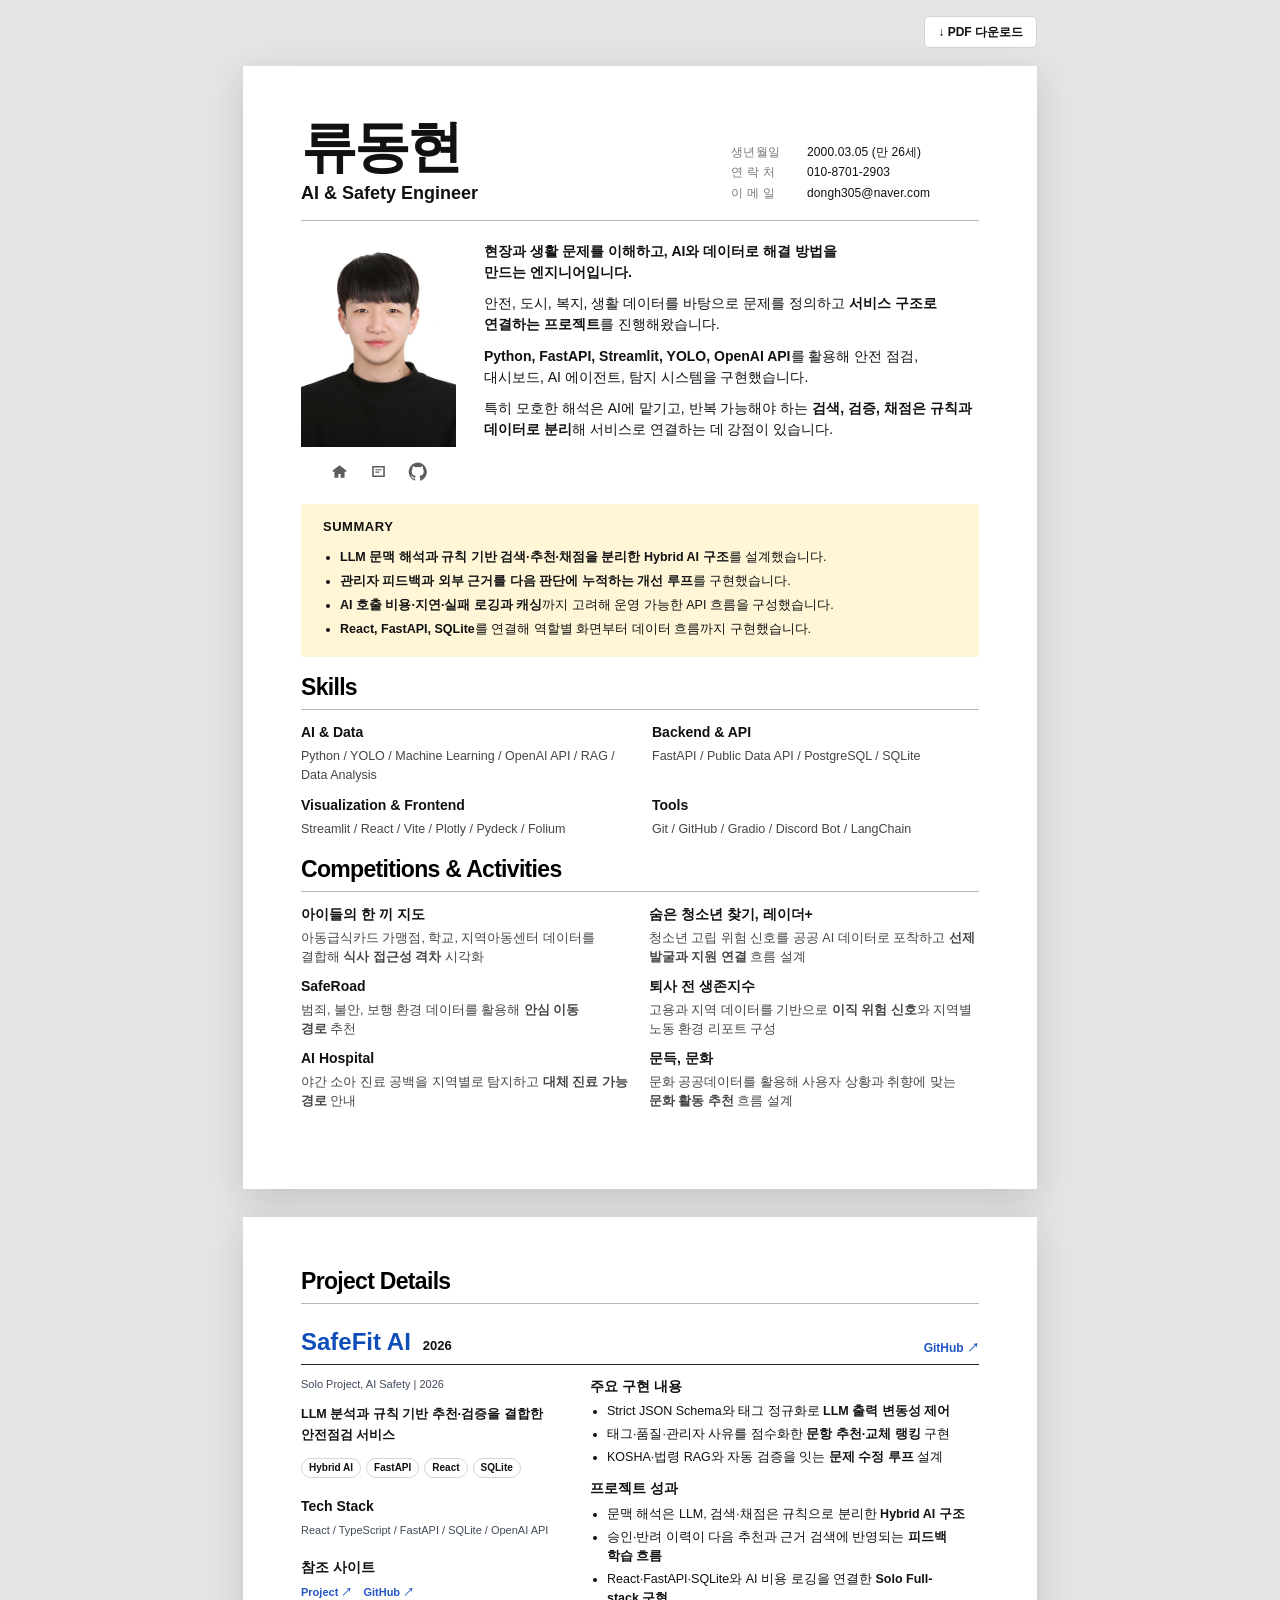
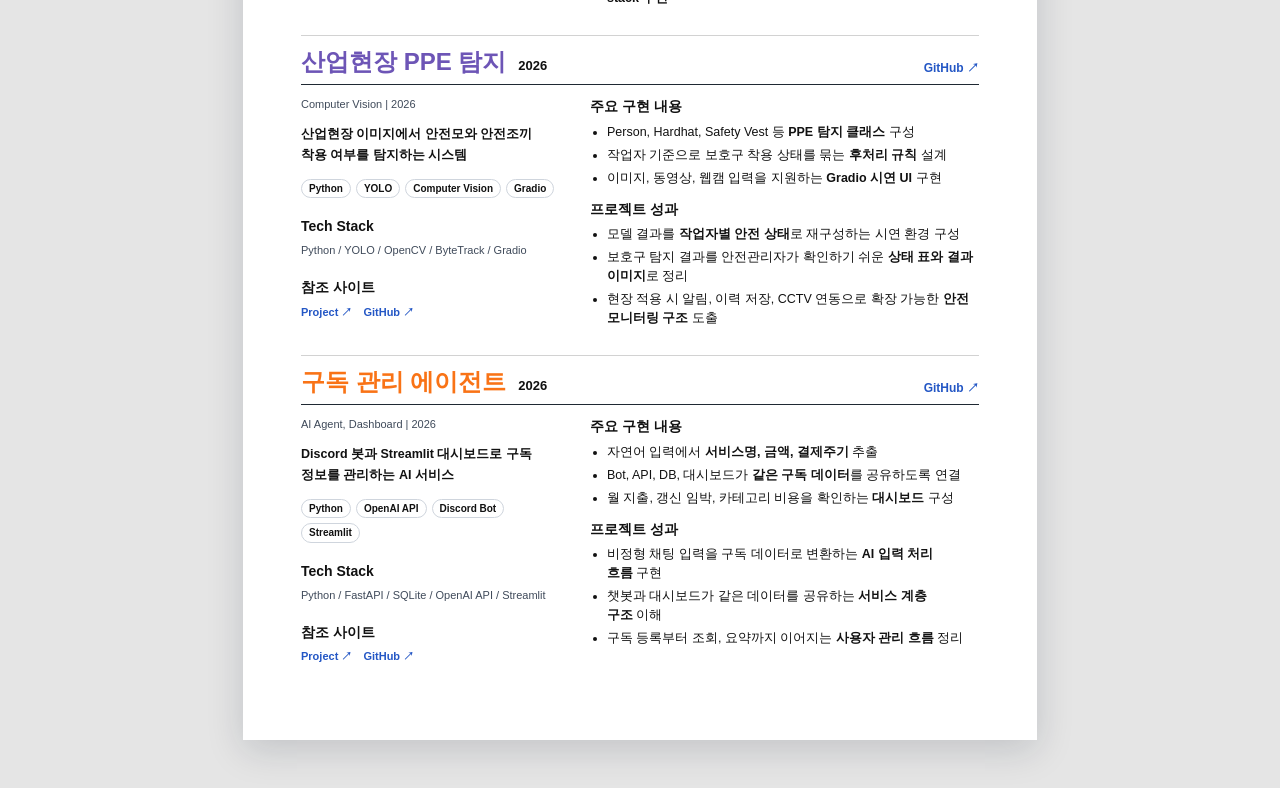
<file: resume.html>
<!DOCTYPE html>
<html lang="ko">
<head>
  <meta charset="utf-8">
  <meta http-equiv="refresh" content="0; url=./resume/index.html">
  <title>Resume — Donghyeon Ryu</title>
  <link rel="canonical" href="./resume/index.html">
</head>
<body>
  <p><a href="./resume/index.html">Resume 페이지로 이동</a></p>
</body>
</html>
</file>
<file: assets/css/style.css>
:root {
  --fg: #1a1b1f;
  --fg-muted: #555b66;
  --fg-soft: #7b8491;
  --bg: #ffffff;
  --bg-soft: #f6f8fb;
  --bg-card: #ffffff;
  --border: #e5ebf2;
  --accent: #3f4a5a;
  --accent-soft: #eef1f5;
  --tag-bg: #f0f3f7;
  --maxw: 1080px;
  --radius: 14px;
  --radius-sm: 8px;
  --shadow: 0 1px 2px rgba(20, 28, 38, 0.05), 0 8px 24px rgba(20, 28, 38, 0.05);
  --font: "Montserrat", -apple-system, BlinkMacSystemFont, "Segoe UI", "Apple SD Gothic Neo", "Noto Sans KR", sans-serif;
}

* {
  box-sizing: border-box;
}

html {
  scroll-behavior: smooth;
}

body {
  margin: 0;
  font-family: var(--font);
  color: var(--fg);
  background: var(--bg);
  font-size: 15px;
  line-height: 1.65;
  word-break: keep-all;
  overflow-wrap: break-word;
  line-break: strict;
  -webkit-font-smoothing: antialiased;
}

p,
li,
figcaption,
.project-tab span {
  text-wrap: pretty;
}

a {
  color: var(--accent);
  text-decoration: none;
}

a:hover {
  text-decoration: underline;
}

a[aria-disabled="true"] {
  color: var(--fg-soft);
  pointer-events: none;
}

section[id] {
  scroll-margin-top: 84px;
}

.container {
  width: min(100%, var(--maxw));
  margin: 0 auto;
  padding: 0 24px;
}

.site-header {
  position: sticky;
  top: 0;
  z-index: 50;
  background: rgba(255, 255, 255, 0.92);
  backdrop-filter: saturate(180%) blur(8px);
  border-bottom: 1px solid var(--border);
}

.header-inner {
  width: min(100%, var(--maxw));
  margin: 0 auto;
  padding: 12px 24px;
  display: flex;
  align-items: center;
  justify-content: space-between;
  gap: 18px;
}

.brand {
  color: var(--fg);
  font-size: 18px;
  font-weight: 800;
  letter-spacing: 0.1px;
}

.brand:hover {
  text-decoration: none;
}

.primary-nav {
  display: flex;
  align-items: center;
  gap: 4px;
  flex-wrap: wrap;
  justify-content: flex-end;
}

.header-controls {
  display: flex;
  align-items: center;
  justify-content: flex-end;
  gap: 12px;
  min-width: 0;
}

.language-switch {
  display: inline-flex;
  flex: none;
  align-items: center;
  padding: 2px;
  border: 1px solid var(--border);
  border-radius: 7px;
  background: var(--bg-soft);
}

.language-switch a {
  min-width: 30px;
  padding: 4px 7px;
  border-radius: 5px;
  color: var(--fg-soft);
  font-size: 11px;
  font-weight: 800;
  line-height: 1.3;
  text-align: center;
}

.language-switch a:hover,
.language-switch a.active {
  background: white;
  color: var(--fg);
  box-shadow: 0 1px 4px rgba(20, 28, 38, 0.08);
  text-decoration: none;
}

.primary-nav a {
  padding: 6px 12px;
  border-radius: 7px;
  color: var(--fg-muted);
  font-size: 13px;
  font-weight: 600;
}

.primary-nav a:hover,
.primary-nav a.active {
  color: var(--accent);
  background: var(--accent-soft);
  text-decoration: none;
}

.hero {
  padding: 60px 0 38px;
}

.hero-grid {
  display: grid;
  grid-template-columns: minmax(0, 1fr) 240px;
  align-items: center;
  gap: 42px;
}

.eyebrow {
  margin: 0 0 12px;
  color: var(--fg-soft);
  font-size: 11px;
  font-weight: 800;
  letter-spacing: 0.16em;
}

.hero h1 {
  margin: 0;
  font-size: 42px;
  line-height: 1.15;
  letter-spacing: -0.4px;
}

.lead {
  max-width: 680px;
  margin: 14px 0 0;
  color: var(--fg);
  font-size: 18px;
  font-weight: 700;
  line-height: 1.5;
}

.summary {
  max-width: 680px;
  margin: 12px 0 0;
  color: var(--fg-muted);
}

.summary-list {
  max-width: 760px;
  margin: 16px 0 0;
  padding-left: 20px;
  color: var(--fg-muted);
}

.summary-list li {
  margin: 6px 0;
  padding-left: 2px;
}

.summary-list li::marker {
  color: var(--fg);
  font-size: 1.05em;
}

.hero-actions {
  display: flex;
  gap: 8px;
  flex-wrap: wrap;
  margin-top: 24px;
}

.hero-actions a,
.hero-actions button,
.card-links a {
  display: inline-flex;
  align-items: center;
  justify-content: center;
  min-height: 34px;
  padding: 6px 13px;
  border: 1px solid var(--border);
  border-radius: 999px;
  background: var(--bg-soft);
  color: var(--fg);
  font-size: 13px;
  font-weight: 700;
  font-family: inherit;
  cursor: pointer;
  transition: background 140ms ease, border-color 140ms ease, color 140ms ease, transform 140ms ease, box-shadow 140ms ease;
}

.hero-actions a,
.hero-actions button {
  flex-direction: column;
  gap: 5px;
  min-width: 72px;
  min-height: 62px;
  padding: 9px 10px 8px;
  border-radius: 10px;
}

.hero-actions svg {
  width: 21px;
  height: 21px;
  flex: none;
}

.hero-actions span {
  color: var(--fg-muted);
  font-size: 11px;
  font-weight: 700;
  letter-spacing: 0.1px;
  transition: color 140ms ease;
}

.hero-actions a:hover,
.hero-actions button:hover,
.card-links a:hover {
  border-color: var(--accent);
  color: var(--accent);
  background: var(--accent-soft);
  box-shadow: 0 6px 16px rgba(20, 28, 38, 0.08);
  transform: translateY(-2px);
  text-decoration: none;
}

.hero-actions a:hover span,
.hero-actions button:hover span {
  color: var(--accent);
}

.hero-actions a[aria-disabled="true"]:hover {
  border-color: var(--border);
  color: var(--fg-soft);
  background: var(--bg-soft);
  box-shadow: none;
  transform: none;
}

.profile-card {
  justify-self: end;
  width: 220px;
  padding: 18px;
  border: 1px solid var(--border);
  border-radius: var(--radius);
  background: var(--bg-card);
  box-shadow: var(--shadow);
  text-align: center;
}

.profile-avatar {
  width: 166px;
  height: 166px;
  margin: 0 auto 14px;
  border-radius: 50%;
  display: block;
  border: 1px solid var(--border);
  background: linear-gradient(135deg, #f8fafc, #e9eef5);
  object-fit: cover;
  object-position: center 28%;
}

.profile-card p {
  margin: 0;
  color: var(--fg-soft);
  font-size: 12px;
}

.block {
  padding: 42px 0;
  border-top: 1px solid var(--border);
}

.block h2 {
  display: inline-block;
  margin: 0 0 22px;
  padding-bottom: 4px;
  border-bottom: 3px solid var(--accent);
  font-size: 25px;
  line-height: 1.25;
  letter-spacing: -0.2px;
}

.two-col {
  display: grid;
  grid-template-columns: 220px minmax(0, 1fr);
  gap: 28px;
}

.section-body p {
  margin: 0 0 12px;
  color: var(--fg-muted);
}

.section-body p:last-child {
  margin-bottom: 0;
}

.section-head {
  display: flex;
  align-items: end;
  justify-content: space-between;
  gap: 20px;
  margin-bottom: 20px;
}

.section-head h2 {
  margin-bottom: 0;
}

.section-head p {
  margin: 0;
  color: var(--fg-muted);
  font-size: 13px;
}

.skill-grid {
  display: grid;
  grid-template-columns: repeat(auto-fit, minmax(240px, 1fr));
  gap: 14px;
}

.skill-group,
.project-card,
.timeline-item {
  border: 1px solid var(--border);
  border-radius: var(--radius);
  background: var(--bg-card);
  box-shadow: var(--shadow);
}

.skill-group {
  padding: 18px;
}

.skill-group h3,
.project-card h3,
.timeline-item h3 {
  margin: 0;
  font-size: 16px;
  line-height: 1.35;
}

.chip-row {
  display: flex;
  gap: 6px;
  flex-wrap: wrap;
  margin-top: 12px;
}

.chip-row span {
  display: inline-flex;
  align-items: center;
  min-height: 25px;
  padding: 3px 10px;
  border: 1px solid var(--border);
  border-radius: 999px;
  background: var(--tag-bg);
  color: var(--fg);
  font-size: 12px;
  font-weight: 700;
}

.chip-row.small span {
  min-height: 22px;
  padding: 2px 8px;
  font-size: 11px;
}

.project-grid {
  display: grid;
  grid-template-columns: repeat(3, minmax(0, 1fr));
  gap: 14px;
}

.project-card {
  padding: 18px;
  display: flex;
  flex-direction: column;
  gap: 12px;
}

.project-card.muted {
  background: var(--bg-soft);
  box-shadow: none;
}

.project-card {
  transition: border-color 140ms ease, transform 140ms ease, box-shadow 140ms ease;
}

.project-card:hover {
  border-color: var(--accent);
  box-shadow: 0 8px 24px rgba(20, 28, 38, 0.08);
  transform: translateY(-2px);
}

.project-top {
  display: flex;
  align-items: baseline;
  justify-content: space-between;
  gap: 12px;
}

.period {
  color: var(--fg-soft);
  font-size: 12px;
  font-weight: 700;
  white-space: nowrap;
}

.project-card p,
.timeline-item p {
  margin: 0;
  color: var(--fg-muted);
  font-size: 13px;
}

.project-card ul {
  margin: 0;
  padding-left: 18px;
  color: var(--fg-muted);
  font-size: 13px;
}

.card-links {
  display: flex;
  gap: 8px;
  flex-wrap: wrap;
  margin-top: auto;
}

.project-detail-hero {
  padding: 52px 0 28px;
}

.project-detail-hero h1 {
  margin: 0;
  font-size: 38px;
  line-height: 1.15;
}

.project-detail-hero p:last-child {
  max-width: 680px;
  margin: 12px 0 0;
  color: var(--fg-muted);
}

.project-detail-section {
  padding: 18px 0 56px;
}

.project-selector {
  display: grid;
  grid-template-columns: repeat(3, minmax(0, 1fr));
  gap: 14px;
  align-items: stretch;
  margin-bottom: 16px;
}

.project-tab {
  min-height: 132px;
  padding: 18px;
  border: 1px solid var(--border);
  border-radius: var(--radius);
  background: var(--bg-card);
  color: var(--fg);
  font: inherit;
  text-align: left;
  cursor: pointer;
  transition: border-color 140ms ease, transform 140ms ease, box-shadow 140ms ease, background 140ms ease;
}

.project-tab.theme-safefit,
.project-panel.theme-safefit {
  --project-accent: #0f4db8;
  --project-accent-soft: #eef5ff;
  --project-accent-line: #bfdbfe;
}

.project-tab.theme-ppe,
.project-panel.theme-ppe {
  --project-accent: #6d55b6;
  --project-accent-soft: #f4f1ff;
  --project-accent-line: #ddd6fe;
}

.project-tab.theme-subscribe,
.project-panel.theme-subscribe {
  --project-accent: #f97316;
  --project-accent-soft: #fff3e8;
  --project-accent-line: #fed7aa;
}

.project-tab:hover {
  border-color: var(--project-accent, var(--accent));
  box-shadow: 0 8px 22px rgba(20, 28, 38, 0.07);
  transform: translateY(-2px);
}

.project-tab.active {
  border-color: var(--project-accent, var(--accent));
  background: var(--project-accent-soft, white);
  position: relative;
  z-index: 2;
  transform: none;
  box-shadow: 0 8px 22px rgba(20, 28, 38, 0.06);
}

.project-tab strong {
  display: block;
  margin-bottom: 10px;
  font-size: 16px;
}

.project-tab.active strong {
  color: var(--project-accent, var(--accent));
}

.project-tab span {
  display: block;
  color: var(--fg-muted);
  font-size: 13px;
  line-height: 1.55;
}

.project-panel {
  display: none;
  padding: 34px 32px;
  border: 1px solid var(--project-accent, var(--accent));
  border-radius: var(--radius);
  background: white;
}

.project-panel.active {
  display: block;
}

.project-panel-head {
  display: flex;
  justify-content: space-between;
  align-items: flex-start;
  gap: 24px;
  margin-bottom: 28px;
}

.project-panel-head h2 {
  margin: 0;
  font-size: 28px;
  line-height: 1.25;
}

.project-panel .eyebrow {
  color: var(--project-accent, var(--fg-soft));
}

.project-panel-head p:last-child {
  max-width: 760px;
  margin: 10px 0 0;
  color: var(--fg-muted);
}

.panel-link {
  display: inline-flex;
  align-items: center;
  justify-content: center;
  min-height: 34px;
  padding: 6px 13px;
  border: 1px solid var(--border);
  border-radius: 999px;
  background: var(--bg-soft);
  color: var(--fg);
  font-size: 13px;
  font-weight: 800;
  white-space: nowrap;
}

.panel-link:hover {
  border-color: var(--project-accent, var(--accent));
  color: var(--project-accent, var(--accent));
  background: var(--project-accent-soft, var(--accent-soft));
  text-decoration: none;
}

.panel-link.disabled {
  color: var(--fg-soft);
}

.project-detail-grid {
  display: grid;
  grid-template-columns: repeat(2, minmax(0, 1fr));
  gap: 22px 30px;
}

.project-phase-list {
  display: flex;
  flex-direction: column;
  gap: 0;
}

.project-phase {
  display: grid;
  grid-template-columns: minmax(0, 1.08fr) minmax(300px, 0.72fr);
  gap: 30px;
  align-items: start;
  padding: 30px 0;
  border-top: 1px solid var(--border);
}

.project-phase:first-child {
  border-top: 0;
  padding-top: 0;
}

.project-phase h3 {
  display: flex;
  align-items: center;
  gap: 10px;
  margin: 0 0 16px;
  color: var(--project-accent, var(--accent));
  font-size: 18px;
  line-height: 1.35;
}

.project-phase h3 span {
  display: inline-flex;
  align-items: center;
  justify-content: center;
  width: 26px;
  height: 26px;
  border-radius: 50%;
  background: var(--project-accent, var(--accent));
  color: white;
  font-size: 13px;
  font-weight: 800;
  flex: none;
}

.phase-copy h4,
.phase-stack h4 {
  margin: 14px 0 6px;
  color: var(--fg);
  font-size: 13px;
  font-weight: 800;
}

.phase-copy h4:first-of-type {
  margin-top: 0;
}

.phase-copy ul {
  margin: 0 0 10px;
  padding-left: 19px;
  color: var(--fg-muted);
}

.phase-copy li {
  margin: 4px 0;
}

.phase-note,
.phase-stack {
  align-self: start;
  padding: 16px 18px;
  border: 1px solid var(--project-accent-line, var(--border));
  border-radius: var(--radius-sm);
  background: var(--project-accent-soft, var(--bg-soft));
}

.phase-note strong {
  display: block;
  margin-bottom: 8px;
  color: var(--project-accent, var(--accent));
  font-size: 13px;
}

.phase-note p {
  margin: 0;
  color: var(--fg-muted);
}

.phase-note ul,
.phase-stack .mini-flow {
  margin: 12px 0 0;
  padding-left: 18px;
  color: var(--fg-muted);
  font-size: 13px;
  line-height: 1.7;
}

.phase-note li,
.phase-stack .mini-flow li {
  margin: 5px 0;
}

.phase-stack .chip-row {
  margin-top: 10px;
}

.phase-stack p {
  margin: 8px 0 0;
  color: var(--fg-muted);
  font-size: 13px;
  line-height: 1.7;
}

.project-visual {
  position: relative;
  margin: 0 0 28px;
  border: 1px solid var(--project-accent-line, var(--border));
  border-radius: var(--radius-sm);
  background: white;
  overflow: hidden;
  cursor: zoom-in;
  transition: border-color 140ms ease, box-shadow 140ms ease, transform 140ms ease;
}

.project-visual:hover,
.project-visual:focus {
  border-color: var(--project-accent, var(--accent));
  box-shadow: 0 10px 26px rgba(20, 28, 38, 0.12);
  outline: none;
  transform: translateY(-2px);
}

.project-visual::after {
  content: "Click to enlarge";
  position: absolute;
  top: 10px;
  right: 10px;
  padding: 5px 9px;
  border-radius: 999px;
  background: rgba(255, 255, 255, 0.92);
  color: var(--fg-muted);
  font-size: 11px;
  font-weight: 800;
  opacity: 0;
  transform: translateY(-4px);
  transition: opacity 140ms ease, transform 140ms ease;
}

.project-visual:hover::after,
.project-visual:focus::after {
  opacity: 1;
  transform: translateY(0);
}

.project-visual img {
  width: 100%;
  max-height: 360px;
  object-fit: cover;
  object-position: center;
  background: var(--bg-soft);
  display: block;
}

.project-visual-compact img {
  max-height: 260px;
  object-position: center 40%;
}

.project-visual-wide img {
  max-height: 280px;
  object-fit: contain;
}

.project-visual figcaption {
  padding: 10px 14px;
  border-top: 1px solid var(--border);
  color: var(--fg-muted);
  font-size: 13px;
  text-align: center;
}

.image-modal {
  position: fixed;
  inset: 0;
  z-index: 120;
  display: none;
  align-items: center;
  justify-content: center;
  padding: 28px;
}

.image-modal.open {
  display: flex;
}

.image-backdrop {
  position: absolute;
  inset: 0;
  border: 0;
  background: rgba(20, 28, 38, 0.72);
  cursor: zoom-out;
}

.image-dialog {
  position: relative;
  z-index: 1;
  width: min(100%, 1180px);
  max-height: calc(100vh - 56px);
  padding: 16px;
  border-radius: var(--radius);
  background: white;
  box-shadow: 0 22px 70px rgba(0, 0, 0, 0.32);
}

.image-dialog img {
  display: block;
  width: 100%;
  max-height: calc(100vh - 150px);
  object-fit: contain;
  border-radius: var(--radius-sm);
  background: var(--bg-soft);
}

.image-dialog p {
  margin: 12px 36px 0;
  color: var(--fg-muted);
  font-size: 14px;
  text-align: center;
}

.image-close {
  position: absolute;
  top: -14px;
  right: -14px;
  width: 36px;
  height: 36px;
  border: 1px solid var(--border);
  border-radius: 50%;
  background: white;
  color: var(--fg);
  font: inherit;
  font-size: 22px;
  line-height: 1;
  cursor: pointer;
  box-shadow: var(--shadow);
}

.image-close:hover {
  color: var(--accent);
  background: var(--accent-soft);
}

.project-detail-grid section {
  min-width: 0;
}

.project-detail-grid h3 {
  margin: 0 0 8px;
  color: var(--project-accent, var(--accent));
  font-size: 14px;
  letter-spacing: 0.04em;
  text-transform: uppercase;
}

.project-detail-grid p {
  margin: 0;
  color: var(--fg-muted);
}

.project-detail-grid ul {
  margin: 0;
  padding-left: 18px;
  color: var(--fg-muted);
}

.project-detail-grid li {
  margin: 4px 0;
}

.timeline {
  display: grid;
  grid-template-columns: repeat(2, minmax(0, 1fr));
  gap: 12px;
}

.timeline.is-collapsed .timeline-item:nth-child(n + 5) {
  display: none;
}

.timeline-item {
  display: grid;
  grid-template-columns: 130px minmax(0, 1fr);
  gap: 14px;
  padding: 18px;
}

.timeline-item.project-item {
  border-color: #bfdbfe;
  background: #eff6ff;
}

.timeline-item.project-item .timeline-date,
.timeline-item.project-item h3 {
  color: #1d4ed8;
}

.timeline-item.contest-item {
  border-color: #fed7aa;
  background: #fff7ed;
}

.timeline-item.contest-item .timeline-date,
.timeline-item.contest-item h3 {
  color: #c2410c;
}

.timeline-date {
  color: var(--accent);
  font-size: 12px;
  font-weight: 800;
}

.timeline-type {
  margin: 0 0 3px;
  color: var(--fg-soft);
  font-size: 11px;
  font-weight: 800;
  letter-spacing: 0.02em;
}

.project-item .timeline-type {
  color: #1d4ed8;
}

.contest-item .timeline-type {
  color: #c2410c;
}

.timeline-item .chip-row {
  margin-top: 10px;
}

.status-pill {
  display: inline-flex;
  margin-top: 10px;
  padding: 3px 9px;
  border-radius: 999px;
  background: #fff7ed;
  color: #9a3412;
  font-size: 11px;
  font-weight: 800;
}

.contest-item .status-pill {
  display: none;
}

.project-item .status-pill {
  background: #dbeafe;
  color: #1d4ed8;
}

.experience-toggle {
  display: flex;
  align-items: center;
  gap: 6px;
  width: fit-content;
  margin: 18px auto 0;
  padding: 9px 14px;
  border: 1px solid var(--border);
  border-radius: 999px;
  background: white;
  color: var(--fg);
  font: inherit;
  font-size: 13px;
  font-weight: 800;
  cursor: pointer;
  transition: border-color 0.2s ease, color 0.2s ease, transform 0.2s ease;
}

.experience-toggle:hover {
  border-color: var(--accent);
  color: var(--accent);
}

.experience-toggle .toggle-arrow {
  display: inline-block;
  width: 7px;
  height: 7px;
  border-right: 2px solid currentColor;
  border-bottom: 2px solid currentColor;
  transform: translateY(-2px) rotate(45deg);
  transition: transform 0.2s ease;
}

.experience-toggle[aria-expanded="true"] .toggle-arrow {
  transform: translateY(2px) rotate(225deg);
}

.email-modal {
  position: fixed;
  inset: 0;
  z-index: 100;
  display: none;
  align-items: center;
  justify-content: center;
  padding: 24px;
}

.email-modal.open {
  display: flex;
}

.email-backdrop {
  position: absolute;
  inset: 0;
  background: rgba(20, 28, 38, 0.42);
  backdrop-filter: blur(3px);
}

.email-dialog {
  position: relative;
  width: min(100%, 430px);
  padding: 24px;
  border: 1px solid var(--border);
  border-radius: var(--radius);
  background: var(--bg-card);
  box-shadow: 0 18px 60px rgba(20, 28, 38, 0.22);
}

.email-dialog .eyebrow {
  margin-bottom: 8px;
}

.email-dialog h2 {
  margin: 0;
  font-size: 26px;
}

.email-note {
  margin: 8px 0 18px;
  color: var(--fg-muted);
  font-size: 13px;
}

.email-close {
  position: absolute;
  top: 14px;
  right: 14px;
  width: 32px;
  height: 32px;
  border: 1px solid var(--border);
  border-radius: 50%;
  background: var(--bg-soft);
  color: var(--fg-muted);
  font: inherit;
  font-size: 20px;
  line-height: 1;
  cursor: pointer;
}

.email-close:hover {
  border-color: var(--accent);
  color: var(--accent);
  background: var(--accent-soft);
}

.email-options {
  display: grid;
  gap: 10px;
}

.email-option {
  display: flex;
  align-items: center;
  justify-content: space-between;
  gap: 14px;
  padding: 13px 14px;
  border: 1px solid var(--border);
  border-radius: 10px;
  background: var(--bg-soft);
}

.email-option strong {
  display: block;
  color: var(--fg);
  font-size: 14px;
}

.email-service {
  display: block;
  margin-bottom: 2px;
  color: var(--fg-soft);
  font-size: 11px;
  font-weight: 800;
  letter-spacing: 0.08em;
  text-transform: uppercase;
}

.email-option button {
  flex: none;
  min-height: 32px;
  padding: 6px 12px;
  border: 1px solid var(--border);
  border-radius: 999px;
  background: white;
  color: var(--accent);
  font: inherit;
  font-size: 12px;
  font-weight: 800;
  cursor: pointer;
}

.email-option button:hover {
  border-color: var(--accent);
  background: var(--accent-soft);
}

.copy-status {
  min-height: 18px;
  margin: 12px 0 0;
  color: var(--accent);
  font-size: 12px;
  font-weight: 700;
}

.site-footer {
  padding: 28px 0 34px;
  color: var(--fg-soft);
  font-size: 13px;
  text-align: center;
}

.resume-page {
  background: #e5e5e5;
  color: #111111;
  font-family: "Noto Sans KR", "Montserrat", -apple-system, BlinkMacSystemFont, "Segoe UI", sans-serif;
  font-size: 12.5px;
  font-weight: 400;
  line-height: 1.52;
}

.resume-page strong {
  font-weight: 800;
}

.resume-toolbar {
  display: flex;
  justify-content: flex-end;
  width: 794px;
  margin: 0 auto;
  padding: 16px 0 18px;
}

.resume-download {
  display: inline-flex;
  align-items: center;
  padding: 6px 13px;
  border: 1px solid #cfd5dd;
  border-radius: 5px;
  background: #ffffff;
  color: #111111;
  font: inherit;
  font-size: 12px;
  font-weight: 800;
  cursor: pointer;
}

.resume-download:hover {
  text-decoration: none;
}

.resume-book {
  display: grid;
  gap: 28px;
  justify-content: center;
  padding-bottom: 48px;
}

.resume-sheet {
  width: 794px;
  height: 1123px;
  padding: 56px 58px;
  background: #ffffff;
  box-shadow: 0 10px 35px rgba(15, 23, 42, 0.16);
  break-after: auto;
  page-break-after: auto;
}

.resume-sheet-first {
  break-after: page;
  page-break-after: always;
}

.resume-hero {
  display: grid;
  grid-template-columns: minmax(0, 1fr) 248px;
  align-items: end;
  gap: 42px;
  padding-bottom: 18px;
  border-bottom: 1px solid #b7b7b7;
}

.resume-title h1 {
  margin: 0;
  font-size: 56px;
  font-weight: 800;
  line-height: 0.9;
  letter-spacing: -0.055em;
}

.resume-title p {
  margin: 11px 0 0;
  font-size: 18px;
  font-weight: 800;
  line-height: 1;
}

.resume-contact {
  display: grid;
  gap: 5px;
  margin: 0;
  font-size: 12px;
  line-height: 1.3;
}

.resume-contact div {
  display: grid;
  grid-template-columns: 64px minmax(0, 1fr);
  gap: 12px;
}

.resume-contact dt {
  color: #777777;
  font-weight: 500;
  letter-spacing: 0.03em;
}

.resume-contact dd {
  margin: 0;
  font-family: "Montserrat", "Noto Sans KR", sans-serif;
  font-weight: 500;
  letter-spacing: 0.01em;
}

.resume-intro {
  display: grid;
  grid-template-columns: 155px minmax(0, 1fr);
  gap: 28px;
  padding: 20px 0 20px;
}

.resume-profile img {
  width: 155px;
  height: 207px;
  display: block;
  object-fit: contain;
  object-position: center top;
  background: #ffffff;
}

.resume-links {
  display: flex;
  justify-content: center;
  gap: 15px;
  margin-top: 12px;
}

.resume-links a {
  display: inline-flex;
  align-items: center;
  justify-content: center;
  width: 24px;
  height: 24px;
  color: #5d5d5d;
}

.resume-links svg {
  width: 19px;
  height: 19px;
  fill: currentColor;
}

.resume-copy p {
  margin: 0 0 10px;
  font-size: 14px;
}

.resume-summary {
  margin-bottom: 16px;
  padding: 13px 22px;
  border-radius: 4px;
  background: #fff6d8;
}

.resume-summary h2,
.resume-section h2 {
  margin: 0 0 12px;
  font-family: "Montserrat", "Noto Sans KR", sans-serif;
  font-size: 13px;
  font-weight: 800;
  letter-spacing: 0.04em;
  text-transform: uppercase;
}

.resume-summary ul,
.resume-project ul {
  margin: 0;
  padding-left: 17px;
}

.resume-summary li,
.resume-project li {
  margin: 5px 0;
}

.resume-project li {
  margin: 4px 0;
}

.resume-section {
  margin-top: 18px;
}

.resume-section > h2 {
  padding-bottom: 8px;
  border-bottom: 1px solid #b7b7b7;
  color: #000000;
  font-size: 23px;
  line-height: 1.1;
  letter-spacing: -0.03em;
  text-transform: none;
}

.resume-project header h3 {
  margin: 0 0 2px;
  font-family: "Montserrat", "Noto Sans KR", sans-serif;
  font-size: 23px;
  font-weight: 800;
  line-height: 1.15;
}

.project-safefit h3 {
  color: #0f4db8;
}

.project-ppe h3 {
  color: #6d55b6;
}

.project-subscribe h3 {
  color: #f97316;
}

.resume-period {
  margin: 0;
  color: #000000;
  font-weight: 800;
}

.resume-project h4 {
  margin: 0 0 5px;
  font-size: 14px;
  font-weight: 800;
}

.resume-sheet-second {
  padding-top: 34px;
}

.resume-project {
  padding: 12px 0 16px;
  border-bottom: 1px solid #d2d2d2;
}

.resume-project:last-child {
  border-bottom: 0;
}

.resume-project header {
  display: flex;
  align-items: flex-end;
  justify-content: space-between;
  gap: 18px;
  margin-bottom: 11px;
  padding-bottom: 7px;
  border-bottom: 1px solid #1f2933;
}

.resume-project header div {
  display: flex;
  align-items: baseline;
  gap: 12px;
}

.resume-project header h3 {
  font-size: 24px;
}

.resume-project header span {
  color: #111111;
  font-family: "Montserrat", "Noto Sans KR", sans-serif;
  font-size: 13px;
  font-weight: 800;
}

.resume-project header a {
  color: #2457c5;
  font-size: 12px;
  font-weight: 800;
}

.resume-project-body {
  display: grid;
  grid-template-columns: 255px minmax(0, 1fr);
  gap: 34px;
}

.resume-project-body aside p {
  margin: 0 0 11px;
  color: #3f4a5a;
  font-size: 11px;
  line-height: 1.55;
}

.resume-project-body aside strong {
  display: block;
  margin-bottom: 13px;
  line-height: 1.65;
}

.resume-project-body aside h4 {
  margin-top: 18px;
}

.resume-project-body div > h4 + ul {
  margin-bottom: 11px;
}

.resume-project-body aside a {
  margin-right: 8px;
  color: #2457c5;
  font-weight: 800;
}

.resume-tags {
  display: flex;
  flex-wrap: wrap;
  gap: 5px;
}

.resume-tags span {
  padding: 2px 7px;
  border: 1px solid #cfd5dd;
  border-radius: 999px;
  background: #ffffff;
  font-size: 10px;
  font-weight: 700;
  line-height: 1.35;
}

.resume-competition-grid {
  display: grid;
  grid-template-columns: repeat(2, minmax(0, 1fr));
  gap: 9px 18px;
}

.resume-competition-grid h3,
.resume-skill-grid h3 {
  margin: 0 0 4px;
  font-size: 14px;
  font-weight: 800;
}

.resume-competition-grid p,
.resume-skill-grid p {
  margin: 0;
  color: #454545;
}

.resume-skill-grid {
  display: grid;
  grid-template-columns: repeat(2, minmax(0, 1fr));
  gap: 10px 24px;
}

@media print {
  @page {
    size: A4;
    margin: 0;
  }

  html,
  body {
    width: 210mm;
    background: #ffffff;
  }

  .resume-toolbar {
    display: none;
  }

  .resume-book {
    display: block;
    padding: 0;
  }

  .resume-sheet {
    width: 210mm;
    height: 296mm;
    margin: 0;
    padding: 14.8mm 15.3mm;
    box-shadow: none;
    break-inside: avoid;
    page-break-inside: avoid;
  }

  .resume-sheet:last-child {
    break-after: auto;
    page-break-after: auto;
  }

  .resume-sheet-second {
    padding-top: 11mm;
  }

  .resume-sheet-second .resume-project {
    padding: 3.2mm 0 3.8mm;
  }

  .resume-sheet-second .resume-project-body aside h4 {
    margin-top: 4mm;
  }

  .resume-sheet-second .resume-project li {
    margin: 0.8mm 0;
  }

  a {
    color: inherit;
    text-decoration: none;
  }
}

@media screen and (max-width: 860px) {
  .hero-grid,
  .two-col,
  .timeline,
  .timeline-item {
    grid-template-columns: 1fr;
  }

  .profile-card {
    justify-self: start;
  }

  .skill-grid,
  .project-grid {
    grid-template-columns: 1fr;
  }

  .section-head {
    align-items: flex-start;
    flex-direction: column;
  }

  .project-selector,
  .project-detail-grid,
  .project-phase {
    grid-template-columns: 1fr;
  }

  .project-tab,
  .project-tab.active,
  .project-panel {
    border-radius: var(--radius);
  }

  .project-panel {
    margin-top: 14px;
    padding: 24px;
  }

  .project-panel-head {
    flex-direction: column;
  }

  .project-phase {
    gap: 18px;
    padding: 24px 0;
  }

  .resume-sheet {
    width: min(100% - 24px, 860px);
    padding: 40px 28px;
  }

  .resume-hero,
  .resume-intro,
  .resume-project-body,
  .resume-experience-list article {
    grid-template-columns: 1fr;
  }

  .resume-hero {
    align-items: start;
    gap: 18px;
  }

  .resume-title h1 {
    font-size: 42px;
  }

  .resume-skill-grid {
    grid-template-columns: 1fr;
  }
}

@media screen and (max-width: 640px) {
  .header-inner {
    align-items: flex-start;
    flex-direction: column;
  }

  .primary-nav {
    justify-content: flex-start;
  }

  .primary-nav a {
    padding: 5px 7px;
    font-size: 12px;
  }

  .header-controls {
    width: 100%;
    align-items: flex-start;
    justify-content: space-between;
    gap: 10px;
  }

  .hero {
    padding-top: 42px;
  }

  .hero h1 {
    font-size: 34px;
  }

  .lead {
    font-size: 16px;
  }

  .container,
  .header-inner {
    padding-left: 18px;
    padding-right: 18px;
  }

  .image-modal {
    padding: 14px;
  }

  .image-dialog {
    padding: 10px;
  }

  .image-dialog img {
    max-height: calc(100vh - 120px);
  }

  .image-dialog p {
    margin: 10px 24px 0;
    font-size: 13px;
  }

  .image-close {
    top: 8px;
    right: 8px;
  }
}
</file>
<file: resume/en/style.css>
:root {
  --ink: #181b21;
  --muted: #5d6673;
  --line: #d8dde4;
  --soft: #f3f5f7;
  --accent: #c5242b;
  --accent-soft: #fbeaec;
  --paper: #ffffff;
  --canvas: #e9ebee;
}

* {
  box-sizing: border-box;
}

html {
  background: var(--canvas);
}

body {
  margin: 0;
  background: var(--canvas);
  color: var(--ink);
  font-family: "Inter", Arial, sans-serif;
  font-size: 10.2px;
  line-height: 1.4;
  letter-spacing: 0;
}

a {
  color: inherit;
  text-decoration: none;
}

.resume-toolbar {
  display: flex;
  justify-content: flex-end;
  gap: 8px;
  width: 794px;
  margin: 0 auto;
  padding: 14px 0 16px;
}

.resume-toolbar a {
  display: inline-flex;
  align-items: center;
  min-height: 34px;
  padding: 7px 12px;
  border: 1px solid #c7ccd3;
  border-radius: 5px;
  background: #ffffff;
  font-size: 12px;
  font-weight: 700;
}

.resume-toolbar .download-button {
  border-color: var(--ink);
  background: var(--ink);
  color: #ffffff;
}

.resume-sheet {
  width: 794px;
  min-height: 1123px;
  margin: 0 auto 40px;
  padding: 38px 42px 34px;
  background: var(--paper);
  box-shadow: 0 12px 36px rgba(20, 28, 38, 0.16);
}

.profile-header {
  display: grid;
  grid-template-columns: 116px minmax(0, 1fr);
  gap: 25px;
  align-items: center;
  padding-bottom: 21px;
  border-bottom: 2px solid var(--ink);
}

.profile-photo {
  position: relative;
  width: 116px;
  height: 144px;
  margin: 0;
  overflow: hidden;
  border: 1px solid #d4d9df;
  background: #ffffff;
}

.profile-photo::after {
  position: absolute;
  right: 0;
  bottom: 0;
  left: 0;
  height: 5px;
  background: var(--accent);
  content: "";
}

.profile-photo img {
  display: block;
  width: 100%;
  height: 100%;
  object-fit: cover;
  object-position: center 10%;
}

.eyebrow {
  margin: 0 0 4px;
  color: var(--accent);
  font-size: 9px;
  font-weight: 800;
  letter-spacing: 0.13em;
}

.identity h1 {
  margin: 0;
  font-size: 30px;
  font-weight: 800;
  line-height: 1;
}

.role {
  margin: 7px 0 8px;
  font-size: 12px;
  font-weight: 700;
}

.intro {
  max-width: 560px;
  margin: 0;
  color: #3f4650;
  font-size: 10.1px;
}

.contact-grid {
  display: grid;
  grid-template-columns: minmax(0, 1.55fr) minmax(0, 0.85fr);
  gap: 4px 16px;
  margin-top: 12px;
  color: var(--muted);
  font-size: 9.1px;
}

.contact-item {
  display: flex;
  min-width: 0;
  align-items: center;
  gap: 6px;
}

.contact-item svg {
  width: 12px;
  height: 12px;
  flex: 0 0 12px;
  fill: none;
  stroke: var(--accent);
  stroke-linecap: round;
  stroke-linejoin: round;
  stroke-width: 1.8;
}

.contact-item a {
  text-decoration: underline;
  text-decoration-color: #b9bec5;
  text-underline-offset: 2px;
}

.proof-strip {
  display: grid;
  grid-template-columns: repeat(4, 1fr);
  margin: 20px 0 24px;
  border: 1px solid var(--line);
  background: var(--soft);
}

.proof-item {
  min-width: 0;
  padding: 12px 12px 11px;
  border-left: 1px solid var(--line);
}

.proof-item:first-child {
  border-left: 0;
}

.proof-item strong,
.proof-item span {
  display: block;
}

.proof-item strong {
  color: var(--accent);
  font-size: 15px;
  font-weight: 800;
  line-height: 1.1;
}

.proof-item span {
  margin-top: 3px;
  color: #505965;
  font-size: 8.2px;
  line-height: 1.25;
}

.resume-body {
  display: grid;
  grid-template-columns: 205px minmax(0, 1fr);
  gap: 27px;
}

.resume-sidebar {
  padding: 18px 17px;
  background: var(--soft);
  border-top: 4px solid var(--accent);
}

.sidebar-section + .sidebar-section {
  margin-top: 21px;
  padding-top: 18px;
  border-top: 1px solid #d5dae0;
}

.sidebar-section h2 {
  margin: 0 0 11px;
  font-size: 10px;
  font-weight: 800;
  letter-spacing: 0.08em;
}

.fact-list {
  margin: 0;
}

.fact-list div {
  display: grid;
  grid-template-columns: 58px minmax(0, 1fr);
  gap: 7px;
  padding: 5.5px 0;
  border-bottom: 1px solid #dde1e6;
}

.fact-list div:last-child {
  border-bottom: 0;
}

.fact-list dt {
  color: var(--muted);
  font-size: 8.6px;
}

.fact-list dd {
  margin: 0;
  font-size: 9px;
  font-weight: 700;
}

.check-list,
.certifications ul {
  margin: 0;
  padding: 0;
  list-style: none;
}

.check-list li {
  position: relative;
  margin: 8px 0;
  padding-left: 17px;
  font-size: 9px;
}

.check-list li::before {
  position: absolute;
  top: 1px;
  left: 0;
  display: grid;
  width: 11px;
  height: 11px;
  place-items: center;
  border-radius: 50%;
  background: var(--accent);
  color: #ffffff;
  content: "✓";
  font-size: 7px;
  font-weight: 800;
}

.tag-list {
  display: flex;
  flex-wrap: wrap;
  gap: 4px;
  margin-bottom: 11px;
}

.tag-list span {
  padding: 3px 6px;
  border: 1px solid #d1d6dc;
  border-radius: 3px;
  background: #ffffff;
  font-size: 8px;
  font-weight: 600;
}

.language-line {
  display: grid;
  grid-template-columns: 48px minmax(0, 1fr);
  gap: 5px;
  margin: 5px 0;
  font-size: 8.6px;
}

.language-note {
  margin: 9px 0 0;
  color: var(--muted);
  font-size: 8.1px;
  line-height: 1.35;
}

.certifications li {
  position: relative;
  margin: 8px 0;
  padding-left: 10px;
  font-size: 8.6px;
  line-height: 1.35;
}

.certifications li::before {
  position: absolute;
  top: 0.45em;
  left: 0;
  width: 4px;
  height: 4px;
  border-radius: 50%;
  background: var(--accent);
  content: "";
}

.main-section + .main-section {
  margin-top: 24px;
}

.section-heading {
  display: flex;
  align-items: center;
  gap: 8px;
  margin-bottom: 13px;
  padding-bottom: 7px;
  border-bottom: 1px solid var(--line);
}

.section-heading > span {
  display: grid;
  width: 20px;
  height: 20px;
  flex: 0 0 20px;
  place-items: center;
  border-radius: 50%;
  background: var(--accent);
  color: #ffffff;
  font-size: 7.5px;
  font-weight: 800;
}

.section-heading h2 {
  margin: 0;
  font-size: 12px;
  font-weight: 800;
  letter-spacing: 0.03em;
}

.workflow {
  display: grid;
  grid-template-columns: repeat(4, minmax(0, 1fr));
  gap: 8px;
}

.workflow div {
  position: relative;
  min-height: 58px;
  padding: 10px 6px;
  border: 1px solid #d7dce2;
  background: #ffffff;
  text-align: center;
}

.workflow div:not(:last-child)::after {
  position: absolute;
  z-index: 2;
  top: 21px;
  right: -8px;
  color: var(--accent);
  content: "›";
  font-size: 14px;
  font-weight: 800;
}

.workflow b,
.workflow span {
  display: block;
}

.workflow b {
  color: var(--accent);
  font-size: 8.2px;
  letter-spacing: 0.04em;
}

.workflow span {
  margin-top: 3px;
  color: var(--muted);
  font-size: 7.9px;
  line-height: 1.25;
}

.project-timeline {
  position: relative;
}

.project-timeline::before {
  position: absolute;
  top: 7px;
  bottom: 8px;
  left: 12px;
  width: 1px;
  background: #cfd4da;
  content: "";
}

.project-entry {
  position: relative;
  display: grid;
  grid-template-columns: 25px minmax(0, 1fr);
  gap: 10px;
}

.project-entry + .project-entry {
  margin-top: 18px;
}

.project-marker {
  z-index: 1;
  display: grid;
  width: 28px;
  height: 28px;
  place-items: center;
  border: 2px solid var(--accent);
  border-radius: 50%;
  background: #ffffff;
  color: var(--accent);
  font-size: 8.5px;
  font-weight: 800;
}

.project-content header {
  display: flex;
  align-items: baseline;
  justify-content: space-between;
  gap: 12px;
}

.project-content h3 {
  margin: 0;
  font-size: 11.8px;
  font-weight: 800;
}

.project-content header span {
  color: var(--muted);
  font-size: 7.8px;
  font-weight: 600;
  white-space: nowrap;
}

.project-focus {
  margin: 3px 0 6px;
  color: var(--accent);
  font-size: 8.1px;
  font-weight: 700;
}

.project-content ul {
  margin: 0;
  padding-left: 14px;
}

.project-content li {
  margin: 3px 0;
  font-size: 9px;
}

.evidence-grid {
  display: grid;
  grid-template-columns: 1fr 1fr;
  gap: 10px;
}

.evidence-grid article {
  min-height: 86px;
  padding: 10px 11px;
  border: 1px solid var(--line);
  border-top: 3px solid var(--accent);
  background: #ffffff;
}

.evidence-grid h3 {
  margin: 0;
  font-size: 9.3px;
  font-weight: 800;
}

.evidence-head {
  display: flex;
  align-items: baseline;
  justify-content: space-between;
  gap: 8px;
}

.evidence-head span {
  flex: 0 0 auto;
  color: var(--muted);
  font-size: 7.2px;
  font-weight: 600;
  white-space: nowrap;
}

.evidence-grid p {
  margin: 4px 0 0;
  font-size: 7.9px;
  line-height: 1.35;
}

.evidence-grid .evidence-focus {
  color: var(--accent);
  font-size: 7.4px;
  font-weight: 700;
}

.education-grid {
  display: grid;
  grid-template-columns: 1fr 1fr;
  gap: 10px;
}

.education-grid article {
  min-height: 92px;
  padding: 12px 11px;
  border-left: 3px solid var(--accent);
  background: var(--soft);
}

.education-date {
  margin: 0 0 4px;
  color: var(--accent);
  font-size: 7.8px;
  font-weight: 800;
  letter-spacing: 0.04em;
}

.education-grid h3 {
  margin: 0 0 3px;
  font-size: 10.3px;
}

.education-grid article > p:not(.education-date) {
  margin: 0;
  font-size: 8.5px;
}

.education-grid .education-detail {
  margin-top: 3px;
  color: var(--muted);
}

@media print {
  @page {
    size: A4;
    margin: 0;
  }

  html,
  body {
    width: 210mm;
    height: 297mm;
    background: #ffffff;
  }

  .resume-toolbar {
    display: none;
  }

  .resume-sheet {
    width: 210mm;
    height: 297mm;
    min-height: 0;
    margin: 0;
    padding: 9.5mm 11.1mm 8.5mm;
    box-shadow: none;
    overflow: hidden;
  }
}

@media screen and (max-width: 840px) {
  .resume-toolbar,
  .resume-sheet {
    width: calc(100% - 24px);
  }

  .resume-sheet {
    min-height: 0;
    padding: 28px 22px;
  }

  .profile-header {
    grid-template-columns: 88px minmax(0, 1fr);
    gap: 16px;
  }

  .profile-photo {
    width: 88px;
    height: 108px;
  }

  .contact-grid,
  .resume-body {
    grid-template-columns: 1fr;
  }

  .proof-strip {
    grid-template-columns: 1fr 1fr;
  }

  .proof-item:nth-child(3) {
    border-top: 1px solid var(--line);
    border-left: 0;
  }

  .proof-item:nth-child(4) {
    border-top: 1px solid var(--line);
  }

  .workflow,
  .evidence-grid,
  .education-grid {
    grid-template-columns: 1fr 1fr;
  }

  .workflow div::after {
    display: none;
  }
}

@media screen and (max-width: 520px) {
  .profile-header {
    grid-template-columns: 1fr;
  }

  .profile-photo {
    width: 96px;
    height: 116px;
  }

  .identity h1 {
    font-size: 24px;
  }

  .proof-strip,
  .workflow,
  .evidence-grid,
  .education-grid {
    grid-template-columns: 1fr;
  }

  .proof-item {
    border-top: 1px solid var(--line);
    border-left: 0;
  }

  .proof-item:first-child {
    border-top: 0;
  }

  .project-content header {
    align-items: flex-start;
    flex-direction: column;
    gap: 2px;
  }
}
</file>
